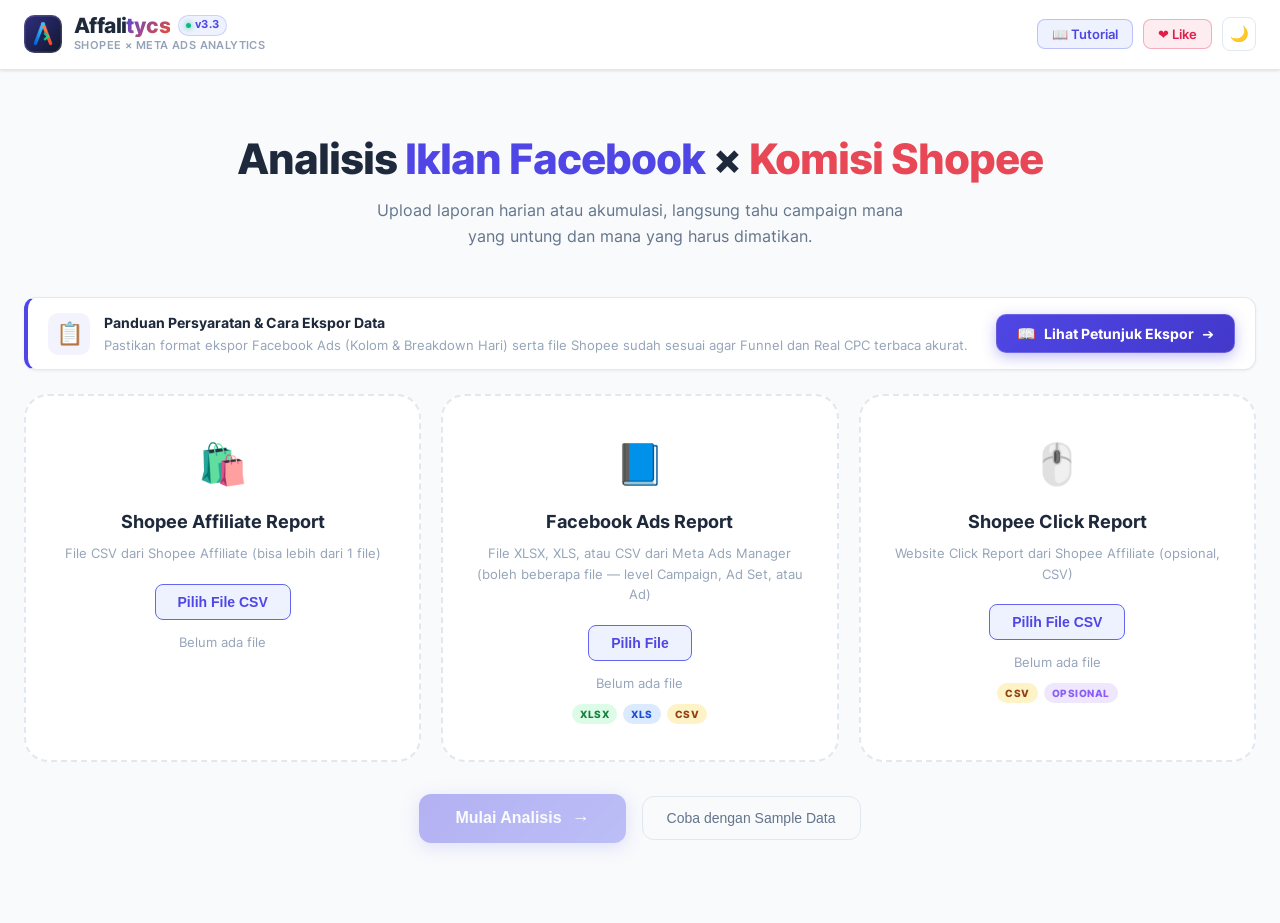
<file: index.html>
<!DOCTYPE html>
<html lang="id">
<head>
  <meta charset="UTF-8" />
  <meta name="viewport" content="width=device-width, initial-scale=1.0" />
  <title>Affalitycs — Shopee Affiliate × Facebook Ads Dashboard</title>
  <meta name="description" content="Tool analisis ROAS dan profitabilitas untuk Shopee Affiliate yang menggunakan Facebook Ads. Upload dua file, langsung dapat insight." />
  <link rel="icon" href="data:image/svg+xml,%3Csvg xmlns='http://www.w3.org/2000/svg' viewBox='0 0 40 40'%3E%3Crect width='40' height='40' rx='10' fill='%231e1b4b'/%3E%3Cpath d='M12 30L19.5 10.5' stroke='%2338bdf8' stroke-width='3.5' stroke-linecap='round'/%3E%3Cpath d='M20.5 10.5L28 30' stroke='%23ee4d2d' stroke-width='3.5' stroke-linecap='round'/%3E%3Cpath d='M15 22.5H25' stroke='%2310b981' stroke-width='3' stroke-linecap='round'/%3E%3Cpath d='M22.5 19.5L25.5 22.5L22.5 25.5' stroke='%2310b981' stroke-width='2.5' stroke-linecap='round' stroke-linejoin='round'/%3E%3Ccircle cx='20' cy='9.5' r='2' fill='%2338bdf8'/%3E%3C/svg%3E" />
  <link rel="stylesheet" href="style.css?v=20260904v" />
  <style>
    /* Critical Guide Banner & Button Fallback */
    .guide-banner {
      display: flex !important;
      align-items: center !important;
      justify-content: space-between !important;
      gap: 18px !important;
      background: var(--bg-card, #ffffff);
      border: 1px solid var(--border, #e2e8f0);
      border-left: 4px solid var(--primary, #4f46e5) !important;
      border-radius: 12px !important;
      padding: 14px 20px !important;
      margin-bottom: 24px !important;
      box-shadow: 0 1px 3px rgba(0,0,0,0.06);
    }
    .guide-banner-info {
      display: flex !important;
      align-items: center !important;
      gap: 14px !important;
      flex: 1 !important;
    }
    .guide-banner-icon {
      font-size: 22px !important;
      width: 42px !important;
      height: 42px !important;
      background: rgba(99, 102, 241, 0.08) !important;
      border-radius: 10px !important;
      display: flex !important;
      align-items: center !important;
      justify-content: center !important;
      flex-shrink: 0 !important;
    }
    .btn-guide {
      display: inline-flex !important;
      align-items: center !important;
      justify-content: center !important;
      gap: 8px !important;
      padding: 10px 20px !important;
      font-size: 13.5px !important;
      font-weight: 700 !important;
      font-family: inherit !important;
      color: #ffffff !important;
      background: linear-gradient(135deg, #4f46e5 0%, #4338ca 100%) !important;
      border: 1px solid rgba(255, 255, 255, 0.18) !important;
      border-radius: 10px !important;
      cursor: pointer !important;
      white-space: nowrap !important;
      box-shadow: 0 4px 14px rgba(79, 70, 229, 0.35) !important;
      transition: all 0.2s cubic-bezier(0.4, 0, 0.2, 1) !important;
      flex-shrink: 0 !important;
      text-decoration: none !important;
    }
    .btn-guide:hover {
      background: linear-gradient(135deg, #4338ca 0%, #3730a3 100%) !important;
      transform: translateY(-2px) !important;
      box-shadow: 0 6px 18px rgba(79, 70, 229, 0.45) !important;
    }
    .modal-header-top {
      display: flex !important;
      align-items: center !important;
      justify-content: space-between !important;
      gap: 16px !important;
      margin-bottom: 6px !important;
    }
    .modal-header-top h2 {
      margin-bottom: 0 !important;
      display: flex !important;
      align-items: center !important;
      gap: 8px !important;
      font-size: 20px !important;
      font-weight: 800 !important;
    }
    .modal-close {
      width: 34px !important;
      height: 34px !important;
      border-radius: 50% !important;
      border: 1px solid var(--border, #e2e8f0) !important;
      background: var(--bg-page, #f8fafc) !important;
      color: var(--text-secondary, #475569) !important;
      display: inline-flex !important;
      align-items: center !important;
      justify-content: center !important;
      cursor: pointer !important;
      transition: all 0.2s ease !important;
      outline: none !important;
      padding: 0 !important;
      line-height: 1 !important;
      flex-shrink: 0 !important;
      box-shadow: 0 1px 3px rgba(0,0,0,0.06) !important;
    }
    .modal-close svg {
      display: block !important;
      stroke: currentColor !important;
      transition: transform 0.2s ease !important;
    }
    .modal-close:hover {
      background: #fee2e2 !important;
      color: #ef4444 !important;
      border-color: #fca5a5 !important;
      transform: rotate(90deg) scale(1.08) !important;
    }
    .guide-card {
      background: var(--bg-card, #ffffff);
      border: 1px solid var(--border, #e2e8f0);
      border-radius: 12px;
      padding: 18px 20px;
      margin-bottom: 14px;
      box-shadow: 0 1px 3px rgba(0,0,0,0.04);
    }
    .guide-card-head {
      display: flex !important;
      align-items: center !important;
      justify-content: space-between !important;
      gap: 12px !important;
      margin-bottom: 10px !important;
    }
    .guide-badge {
      font-size: 14.5px !important;
      font-weight: 750 !important;
      color: var(--text-primary, #0f172a);
    }
    .guide-req {
      font-size: 10.5px !important;
      font-weight: 800 !important;
      padding: 3px 10px !important;
      border-radius: 6px !important;
      text-transform: uppercase !important;
    }
    .guide-req.wajib {
      background: rgba(239, 68, 68, 0.12) !important;
      color: #ef4444 !important;
      border: 1px solid rgba(239, 68, 68, 0.25) !important;
    }
    .guide-req.opsional {
      background: rgba(99, 102, 241, 0.12) !important;
      color: #6366f1 !important;
      border: 1px solid rgba(99, 102, 241, 0.25) !important;
    }
    .gtag {
      display: inline-flex !important;
      align-items: center !important;
      background: var(--bg-page, #f8fafc) !important;
      border: 1px solid var(--border, #e2e8f0) !important;
      color: var(--text-primary, #0f172a) !important;
      font-size: 11.5px !important;
      font-weight: 600 !important;
      font-family: monospace !important;
      padding: 3px 9px !important;
      border-radius: 6px !important;
    }
    .guide-tags {
      display: flex !important;
      flex-wrap: wrap !important;
      gap: 6px !important;
      margin-top: 8px !important;
    }
    .guide-modal-box {
      max-width: 760px !important;
      max-height: 88vh !important;
      border-radius: 18px !important;
      display: flex !important;
      flex-direction: column !important;
      overflow: hidden !important;
    }
    .guide-modal-content {
      flex: 1 1 auto !important;
      min-height: 0 !important;
      overflow-y: auto !important;
      padding: 20px 26px !important;
      -webkit-overflow-scrolling: touch !important;
    }
    .tutorial-modal-box {
      max-width: 800px !important;
      max-height: 88vh !important;
      border-radius: 18px !important;
      display: flex !important;
      flex-direction: column !important;
      overflow: hidden !important;
    }
    .tutorial-modal-content {
      flex: 1 1 auto !important;
      min-height: 0 !important;
      overflow-y: auto !important;
      padding: 22px 26px !important;
      -webkit-overflow-scrolling: touch !important;
    }
    .modal-header {
      flex-shrink: 0 !important;
    }
    .modal-actions {
      flex-shrink: 0 !important;
    }
  </style>
</head>
<body>
  <!-- HEADER -->
  <header class="site-header">
    <div class="container">
      <div class="logo">
        <div class="brand-mark">
          <svg class="brand-icon" viewBox="0 0 40 40" fill="none" xmlns="http://www.w3.org/2000/svg">
            <defs>
              <linearGradient id="bg-grad" x1="0%" y1="0%" x2="100%" y2="100%">
                <stop offset="0%" stop-color="#312e81" />
                <stop offset="100%" stop-color="#0f172a" />
              </linearGradient>
              <linearGradient id="fb-grad" x1="0%" y1="100%" x2="50%" y2="0%">
                <stop offset="0%" stop-color="#0064e0" />
                <stop offset="100%" stop-color="#38bdf8" />
              </linearGradient>
              <linearGradient id="shopee-grad" x1="50%" y1="0%" x2="100%" y2="100%">
                <stop offset="0%" stop-color="#ff7a45" />
                <stop offset="100%" stop-color="#ee4d2d" />
              </linearGradient>
              <linearGradient id="growth-grad" x1="0%" y1="0%" x2="100%" y2="0%">
                <stop offset="0%" stop-color="#10b981" />
                <stop offset="100%" stop-color="#34d399" />
              </linearGradient>
            </defs>
            <rect width="40" height="40" rx="11" fill="url(#bg-grad)" />
            <rect x="0.75" y="0.75" width="38.5" height="38.5" rx="10.25" stroke="rgba(255,255,255,0.15)" stroke-width="1.5" />
            <path d="M12 30L18.5 10C18.8 9 19.5 8.5 20 8.5C20.5 8.5 21.2 9 21.5 10L28 30" stroke="rgba(255,255,255,0.08)" stroke-width="3.5" stroke-linecap="round" />
            <path d="M12 30L19.5 10.5" stroke="url(#fb-grad)" stroke-width="3.5" stroke-linecap="round" />
            <path d="M20.5 10.5L28 30" stroke="url(#shopee-grad)" stroke-width="3.5" stroke-linecap="round" />
            <circle cx="20" cy="9.5" r="2.2" fill="#38bdf8" />
            <path d="M15 22.5H25" stroke="url(#growth-grad)" stroke-width="3" stroke-linecap="round" />
            <path d="M22 19.5L25.5 22.5L22 25.5" stroke="url(#growth-grad)" stroke-width="2.5" stroke-linecap="round" stroke-linejoin="round" />
          </svg>
        </div>
        <div class="logo-details">
          <div class="logo-brand-row">
            <span class="logo-text">Affali<span class="logo-accent">tycs</span></span>
            <span class="logo-badge">v3.3</span>
          </div>
          <span class="logo-subline">Shopee × Meta Ads Analytics</span>
        </div>
      </div>
      <div class="header-meta">
        <button type="button" class="btn-header-action btn-tutorial" onclick="openTutorialModal()" title="Tutorial & Panduan Penggunaan">📖 Tutorial</button>
        <button type="button" class="btn-header-action btn-like" onclick="openLikeModal()" title="Doa & Dukungan untuk Pembuat">❤️ Like</button>
        <button type="button" class="theme-toggle" id="theme-toggle" onclick="toggleTheme()" title="Ganti tema terang/gelap">🌙</button>
      </div>
    </div>
  </header>

  <!-- UPLOAD SECTION -->
  <section id="section-upload" class="section-upload">
    <div class="container">
      <div class="upload-hero">
        <h1>Analisis <span class="accent">Iklan Facebook</span> × <span class="accent2">Komisi Shopee</span></h1>
        <p class="upload-subtitle">Upload laporan harian atau akumulasi, langsung tahu campaign mana yang untung dan mana yang harus dimatikan.</p>
      </div>

      <!-- BANNER LANJUTKAN SESI -->
      <div id="resume-banner" class="resume-banner" style="display:none">
        <div class="resume-icon">💾</div>
        <div class="resume-text" id="resume-text"></div>
        <div class="resume-actions">
          <button class="btn-analyze" style="padding:9px 18px;font-size:14px" onclick="restoreSession()">Lanjutkan Sesi →</button>
          <button class="btn-demo" onclick="dismissResume()">Mulai Baru</button>
        </div>
      </div>

      <div class="guide-banner">
        <div class="guide-banner-info">
          <span class="guide-banner-icon">📋</span>
          <div>
            <strong>Panduan Persyaratan & Cara Ekspor Data</strong>
            <p>Pastikan format ekspor Facebook Ads (Kolom & Breakdown Hari) serta file Shopee sudah sesuai agar Funnel dan Real CPC terbaca akurat.</p>
          </div>
        </div>
        <button type="button" class="btn-guide" onclick="openGuideModal()">
          <span class="btn-guide-icon">📖</span>
          <span>Lihat Petunjuk Ekspor</span>
          <span class="btn-guide-arrow">➔</span>
        </button>
      </div>

      <div class="upload-grid">
        <!-- Shopee Affiliate CSV -->
        <div class="upload-card" id="drop-shopee">
          <div class="upload-icon">🛍️</div>
          <div class="upload-label">Shopee Affiliate Report</div>
          <div class="upload-hint">File CSV dari Shopee Affiliate (bisa lebih dari 1 file)</div>
          <input type="file" id="file-shopee" accept=".csv" multiple hidden />
          <button class="btn-upload" onclick="document.getElementById('file-shopee').click()">Pilih File CSV</button>
          <div class="upload-status" id="status-shopee">Belum ada file</div>
        </div>

        <!-- Facebook Ads XLSX / XLS / CSV -->
        <div class="upload-card" id="drop-fb">
          <div class="upload-icon">📘</div>
          <div class="upload-label">Facebook Ads Report</div>
          <div class="upload-hint">File XLSX, XLS, atau CSV dari Meta Ads Manager (boleh beberapa file — level Campaign, Ad Set, atau Ad)</div>
          <input type="file" id="file-fb" accept=".xlsx,.xls,.csv" multiple hidden />
          <button class="btn-upload" onclick="document.getElementById('file-fb').click()">Pilih File</button>
          <div class="upload-status" id="status-fb">Belum ada file</div>
          <div class="upload-format-tags">
            <span class="format-tag xlsx">XLSX</span>
            <span class="format-tag xls">XLS</span>
            <span class="format-tag csv">CSV</span>
          </div>
        </div>

        <!-- Shopee Website Click Report -->
        <div class="upload-card" id="drop-clicks">
          <div class="upload-icon">🖱️</div>
          <div class="upload-label">Shopee Click Report</div>
          <div class="upload-hint">Website Click Report dari Shopee Affiliate (opsional, CSV)</div>
          <input type="file" id="file-clicks" accept=".csv" multiple hidden />
          <button class="btn-upload" onclick="document.getElementById('file-clicks').click()">Pilih File CSV</button>
          <div class="upload-status" id="status-clicks">Belum ada file</div>
          <div class="upload-format-tags">
            <span class="format-tag csv">CSV</span>
            <span class="format-tag" style="background:rgba(139,92,246,0.15);color:#8b5cf6">OPSIONAL</span>
          </div>
        </div>
      </div>

      <div class="upload-actions">
        <button class="btn-analyze" id="btn-analyze" disabled onclick="runAnalysis()">
          <span>Mulai Analisis</span>
          <span class="btn-arrow">→</span>
        </button>
        <button class="btn-demo" onclick="loadDemoData()">Coba dengan Sample Data</button>
      </div>
    </div>
  </section>

  <!-- GUIDE MODAL -->
  <div id="guide-modal" class="modal-overlay" style="display:none" onclick="if(event.target===this)closeGuideModal()">
    <div class="modal-box guide-modal-box">
      <div class="modal-header">
        <div class="modal-header-top">
          <h2>📘 Panduan Persyaratan Data Affalitycs</h2>
          <button type="button" class="modal-close" onclick="closeGuideModal()" title="Tutup Panduan (Esc)" aria-label="Tutup Panduan">
            <svg width="15" height="15" viewBox="0 0 24 24" fill="none" stroke="currentColor" stroke-width="2.5" stroke-linecap="round" stroke-linejoin="round">
              <line x1="18" y1="6" x2="6" y2="18"></line>
              <line x1="6" y1="6" x2="18" y2="18"></line>
            </svg>
          </button>
        </div>
        <p>Ikuti checklist berikut saat mengunduh data agar semua metrik (Campaign, Ad Set, Ad, Real CPC, dan Kebocoran Trafik) terhitung otomatis.</p>
      </div>
      <div class="guide-modal-content">
        <!-- Section 1: Facebook Ads -->
        <div class="guide-card">
          <div class="guide-card-head">
            <span class="guide-badge fb">📘 1. Facebook Ads Report</span>
            <span class="guide-req wajib">WAJIB</span>
          </div>
          <div class="guide-source">📍 <strong>Sumber:</strong> Meta Ads Manager ➔ Tab <strong>Iklan (Ads)</strong></div>
          <ol class="guide-steps">
            <li>Masuk ke <strong>Meta Ads Manager</strong> lalu pastikan Anda berada di tab <strong>Iklan (Ads)</strong> (level ad, bukan campaign/adset).</li>
            <li>Buka menu dropdown <strong>Kolom (Columns)</strong> ➔ pilih <strong>Sesuaikan Kolom (Customize Columns)</strong>.</li>
            <li>Pastikan <strong>9 kolom wajib</strong> berikut dicentang:
              <div class="guide-tags">
                <span class="gtag">Campaign name</span>
                <span class="gtag">Ad set name</span>
                <span class="gtag">Ad name (Sub_ID)</span>
                <span class="gtag">Amount spent</span>
                <span class="gtag">Link clicks</span>
                <span class="gtag">Landing page views</span>
                <span class="gtag">Impressions</span>
                <span class="gtag">CPC</span>
                <span class="gtag">CTR</span>
              </div>
            </li>
            <li>Buka menu <strong>Rincian (Breakdown)</strong> ➔ <strong>Berdasarkan Waktu</strong> ➔ pilih <strong>Hari (Day)</strong> <em>(sangat disarankan agar data harian dan tren dapat dianalisis presisi)</em>.</li>
            <li>Klik tombol <strong>Ekspor</strong> di pojok kanan atas ➔ simpan dalam format <code>.xlsx</code> atau <code>.csv</code>.</li>
          </ol>
        </div>

        <!-- Section 2: Shopee Conversion Report -->
        <div class="guide-card">
          <div class="guide-card-head">
            <span class="guide-badge shopee">🛍️ 2. Shopee Affiliate Report (Komisi)</span>
            <span class="guide-req wajib">WAJIB</span>
          </div>
          <div class="guide-source">📍 <strong>Sumber:</strong> Portal Shopee Affiliate ➔ Menu <strong>Laporan Konversi</strong></div>
          <ol class="guide-steps">
            <li>Login ke portal <strong>Shopee Affiliate Program</strong> di web browser.</li>
            <li>Pilih menu <strong>Laporan</strong> ➔ <strong>Laporan Konversi</strong>.</li>
            <li>Tentukan <strong>rentang tanggal</strong> yang sama persis dengan periode iklan Facebook Ads Anda.</li>
            <li>Klik tombol <strong>Ekspor (.csv)</strong> dan unduh file hasil ekspor.</li>
            <li>
              <div class="guide-tip-box">
                💡 <strong>Kunci Pencocokan Otomatis:</strong> Saat men-generate link affiliate di Shopee, selalu sematkan kode identitas iklan pada kolom <strong>Sub_ID</strong> / <code>Tag_link1</code> atau <code>Tag_link3</code> (contoh: <code>cp01</code>, <code>gacoan02</code>). Affalitycs akan langsung mencocokkan biaya iklan FB dengan komisi Shopee tanpa perlu mapping manual!
              </div>
            </li>
          </ol>
        </div>

        <!-- Section 3: Shopee Click Report -->
        <div class="guide-card">
          <div class="guide-card-head">
            <span class="guide-badge clicks">🌐 3. Shopee Website Click Report</span>
            <span class="guide-req opsional">SANGAT DISARANKAN</span>
          </div>
          <div class="guide-source">📍 <strong>Sumber:</strong> Portal Shopee Affiliate ➔ Menu <strong>Laporan Klik Situs Web</strong></div>
          <ol class="guide-steps">
            <li>Di portal Shopee Affiliate, buka menu <strong>Laporan</strong> ➔ <strong>Laporan Klik Situs Web</strong>.</li>
            <li>Pilih rentang tanggal yang sama lalu klik <strong>Ekspor (.csv)</strong>.</li>
            <li>
              <div class="guide-feature-box">
                🎯 <strong>Mengapa File Ini Sangat Krusial?</strong>
                File ini mencatat berapa banyak pengunjung FB yang <em>benar-benar berhasil mendarat</em> di Shopee. Dengan mengunggah file ini, Affalitycs dapat membuka analisis <strong>Real CPC</strong> (biaya per pengunjung riil) dan mengukur <strong>% Kebocoran Trafik</strong> (klik yang hilang sebelum membuka Shopee).
              </div>
            </li>
          </ol>
        </div>
      </div>
      <div class="modal-actions">
        <button type="button" class="btn-primary" onclick="closeGuideModal()">Saya Mengerti, Tutup Panduan</button>
      </div>
    </div>
  </div>

  <!-- LIKE & SUPPORT MODAL -->
  <div id="like-modal" class="modal-overlay" style="display:none" onclick="if(event.target===this)closeLikeModal()">
    <div class="modal-box like-modal-box">
      <div class="like-modal-content">
        <div class="like-heart-icon">❤️</div>
        <h2>Terima Kasih Banyak!</h2>
        <p class="like-main-text">
          Jika tools <strong>Affalitycs</strong> ini bermanfaat untuk memantau performa iklan dan mengoptimalkan komisi Shopee Affiliate Anda, <strong>cukup doakan saja pembuat agar senantiasa diberikan kesehatan jasmani & rohani, keberkahan rezeki, serta kemudahan dalam berkarya.</strong>
        </p>
        <div class="like-prayer-quote">
          🤲 <em>"Semoga ikhtiar dan bisnis affiliate kita semua dilipatgandakan hasilnya serta membawa berkah berlimpah."</em>
        </div>
        <div class="like-modal-actions">
          <button type="button" class="btn-primary btn-prayer" onclick="submitPrayer()">Aamiin Ya Rabbal Alamin 🤲</button>
          <button type="button" class="btn-ghost" onclick="closeLikeModal()">Tutup</button>
        </div>
      </div>
    </div>
  </div>

  <!-- TUTORIAL MODAL -->
  <div id="tutorial-modal" class="modal-overlay" style="display:none" onclick="if(event.target===this)closeTutorialModal()">
    <div class="modal-box tutorial-modal-box">
      <div class="modal-header">
        <div class="modal-header-top">
          <h2>📖 Tutorial & Petunjuk Penggunaan Affalitycs</h2>
          <button type="button" class="modal-close" onclick="closeTutorialModal()" title="Tutup Tutorial (Esc)" aria-label="Tutup Tutorial">
            <svg width="15" height="15" viewBox="0 0 24 24" fill="none" stroke="currentColor" stroke-width="2.5" stroke-linecap="round" stroke-linejoin="round">
              <line x1="18" y1="6" x2="6" y2="18"></line>
              <line x1="6" y1="6" x2="18" y2="18"></line>
            </svg>
          </button>
        </div>
        <p>Panduan terstruktur mulai dari penyiapan file, pemahaman rasio kebocoran, hingga strategi pembacaan dashboard untuk memaksimalkan profit affiliate Anda.</p>
      </div>
      <div class="tutorial-modal-content">
        
        <!-- Tab Nav Tutorial -->
        <div class="tutorial-tabs">
          <button type="button" class="tut-tab-btn active" onclick="switchTutTab('tut-data', this)">📥 1. Siapkan File</button>
          <button type="button" class="tut-tab-btn" onclick="switchTutTab('tut-funnel', this)">🔍 2. Funnel & Bocor</button>
          <button type="button" class="tut-tab-btn" onclick="switchTutTab('tut-master', this)">📊 3. Master Decision</button>
          <button type="button" class="tut-tab-btn" onclick="switchTutTab('tut-features', this)">⚡ 4. Fitur Cepat</button>
        </div>

        <!-- Tab 1: Persiapan Data -->
        <div id="tut-data" class="tut-pane active">
          <div class="guide-card">
            <div class="guide-card-head">
              <span class="guide-badge fb">📘 1. Facebook Ads Report</span>
              <span class="guide-req wajib">WAJIB</span>
            </div>
            <div class="guide-source">📍 <strong>Sumber:</strong> Meta Ads Manager ➔ Tab <strong>Iklan (Ads)</strong></div>
            <ol class="guide-steps">
              <li>Masuk ke <strong>Meta Ads Manager</strong> lalu pastikan Anda berada di tab <strong>Iklan (Ads)</strong> (level ad, bukan campaign/adset).</li>
              <li>Buka menu dropdown <strong>Kolom (Columns)</strong> ➔ pilih <strong>Sesuaikan Kolom (Customize Columns)</strong>.</li>
              <li>Pastikan <strong>9 kolom wajib</strong> berikut dicentang:
                <div class="guide-tags">
                  <span class="gtag">Campaign name</span>
                  <span class="gtag">Ad set name</span>
                  <span class="gtag">Ad name (Sub_ID)</span>
                  <span class="gtag">Amount spent</span>
                  <span class="gtag">Link clicks</span>
                  <span class="gtag">Landing page views</span>
                  <span class="gtag">Impressions</span>
                  <span class="gtag">CPC</span>
                  <span class="gtag">CTR</span>
                </div>
              </li>
              <li>Buka menu <strong>Rincian (Breakdown)</strong> ➔ <strong>Berdasarkan Waktu</strong> ➔ pilih <strong>Hari (Day)</strong> <em>(sangat disarankan agar data harian dan tren dapat dianalisis presisi)</em>.</li>
              <li>Klik tombol <strong>Ekspor</strong> di pojok kanan atas ➔ simpan dalam format <code>.xlsx</code> atau <code>.csv</code>.</li>
            </ol>
          </div>

          <div class="guide-card">
            <div class="guide-card-head">
              <span class="guide-badge shopee">🛍️ 2. Shopee Affiliate Report (Komisi)</span>
              <span class="guide-req wajib">WAJIB</span>
            </div>
            <div class="guide-source">📍 <strong>Sumber:</strong> Portal Shopee Affiliate ➔ Menu <strong>Laporan Konversi</strong></div>
            <ol class="guide-steps">
              <li>Login ke portal <strong>Shopee Affiliate Program</strong> di web browser.</li>
              <li>Pilih menu <strong>Laporan</strong> ➔ <strong>Laporan Konversi</strong>.</li>
              <li>Tentukan <strong>rentang tanggal</strong> yang sama persis dengan periode iklan Facebook Ads Anda.</li>
              <li>Klik tombol <strong>Ekspor (.csv)</strong> dan unduh file hasil ekspor.</li>
              <li>
                <div class="guide-tip-box">
                  💡 <strong>Kunci Pencocokan Otomatis:</strong> Saat men-generate link affiliate di Shopee, selalu sematkan kode identitas iklan pada kolom <strong>Sub_ID</strong> / <code>Tag_link1</code> atau <code>Tag_link3</code> (contoh: <code>cp01</code>, <code>gacoan02</code>). Affalitycs akan langsung mencocokkan biaya iklan FB dengan komisi Shopee tanpa perlu mapping manual!
                </div>
              </li>
            </ol>
          </div>

          <div class="guide-card">
            <div class="guide-card-head">
              <span class="guide-badge clicks">🌐 3. Shopee Website Click Report</span>
              <span class="guide-req opsional">SANGAT DISARANKAN</span>
            </div>
            <div class="guide-source">📍 <strong>Sumber:</strong> Portal Shopee Affiliate ➔ Menu <strong>Laporan Klik Situs Web</strong></div>
            <ol class="guide-steps">
              <li>Di portal Shopee Affiliate, buka menu <strong>Laporan</strong> ➔ <strong>Laporan Klik Situs Web</strong>.</li>
              <li>Pilih rentang tanggal yang sama lalu klik <strong>Ekspor (.csv)</strong>.</li>
              <li>
                <div class="guide-feature-box">
                  🎯 <strong>Mengapa File Ini Sangat Krusial?</strong>
                  File ini mencatat berapa banyak pengunjung FB yang <em>benar-benar berhasil mendarat</em> di Shopee. Dengan mengunggah file ini, Affalitycs dapat membuka analisis <strong>Real CPC</strong> (biaya per pengunjung riil) dan mengukur <strong>% Kebocoran Trafik</strong> (klik yang hilang sebelum membuka Shopee).
                </div>
              </li>
            </ol>
          </div>
        </div>

        <!-- Tab 2: Funnel & Kebocoran -->
        <div id="tut-funnel" class="tut-pane" style="display:none;">
          <div class="guide-card">
            <div class="guide-section-title">
              <span class="section-icon">🔍</span>
              <div>
                <h4>Memahami Funnel Konversi 3-Tahap & Real CPC</h4>
                <p>Banyak pengiklan affiliate terjebak ilusi <strong>"CPC FB Murah"</strong> (misal Rp 100/klik), tetapi tidak menyadari banyak klik yang gagal memuat tautan Shopee.</p>
              </div>
            </div>

            <div class="tut-funnel-step">
              <div class="tut-funnel-num step-1">1</div>
              <div class="tut-funnel-info">
                <strong>Tahap 1: Klik Iklan Facebook (Outbound Clicks)</strong>
                <p>Jumlah klik tautan yang tercatat di sistem Meta Ads ketika audiens tertarik dan menekan iklan Anda di Facebook atau Instagram.</p>
              </div>
            </div>

            <div class="tut-leak-callout">
              <div class="leak-header">
                <span class="leak-icon">⚠️</span>
                <strong>KEBOCORAN TRAFIK (% BOCOR) — PENGUNJUNG MENTAL DI JALAN</strong>
              </div>
              <p>Selisih antara Klik FB dan Klik yang benar-benar tercatat di Shopee. Kebocoran terjadi akibat loading lambat, koneksi pengguna terputus, kegagalan deep-link pembuka aplikasi Shopee, atau pengguna membatalkan browser sebelum produk tampil.</p>
              <div class="leak-formula">
                <code>% Kebocoran = ((Klik Iklan FB - Klik Shopee) ÷ Klik Iklan FB) × 100%</code>
              </div>
            </div>

            <div class="tut-funnel-step">
              <div class="tut-funnel-num step-2">2</div>
              <div class="tut-funnel-info">
                <strong>Tahap 2: Klik Sampai Shopee (Inbound Clicks) & Real CPC</strong>
                <p>Jumlah pengunjung nyata yang berhasil mendarat di toko atau halaman produk Shopee Anda. Di tahap inilah biaya riil per calon pembeli dihitung:</p>
                <div class="formula-chip">
                  <strong>Real CPC = Total Biaya Iklan (Spend) ÷ Klik Riil Shopee</strong>
                </div>
                <div class="tut-example-box">
                  💡 <em>Simulasi:</em> Jika Anda menghabiskan Rp 100.000 untuk 1.000 Klik FB (CPC FB = Rp 100), namun hanya 500 klik yang sampai ke Shopee (Kebocoran 50%), maka <strong>Real CPC Anda sebenarnya adalah Rp 200 per calon pembeli</strong> (2x lipat lebih mahal!).
                </div>
              </div>
            </div>

            <div class="tut-funnel-step">
              <div class="tut-funnel-num step-3">3</div>
              <div class="tut-funnel-info">
                <strong>Tahap 3: Pesanan Valid (Orders) & Shopee CVR</strong>
                <p>Pengunjung yang memutuskan membeli produk dan transaksinya berhasil diverifikasi oleh Shopee hingga menghasilkan komisi affiliate.</p>
                <div class="formula-chip">
                  <strong>Shopee CVR = (Total Pesanan ÷ Klik Riil Shopee) × 100%</strong>
                </div>
              </div>
            </div>
          </div>
        </div>

        <!-- Tab 3: Master Decision Table -->
        <div id="tut-master" class="tut-pane" style="display:none;">
          <div class="guide-card">
            <div class="guide-section-title">
              <span class="section-icon">📊</span>
              <div>
                <h4>Strategi Pengambilan Keputusan (Master Decision Table)</h4>
                <p>Master Decision Table menyatukan performa Facebook Ads dan Shopee Affiliate dalam satu baris per campaign/ad. Gunakan aturan lampu lalu lintas (Traffic Light System) berikut untuk mengevaluasi efektivitas iklan Anda:</p>
              </div>
            </div>

            <div class="tut-roas-grid">
              <div class="roas-card roas-green">
                <div class="roas-card-header">
                  <span class="roas-badge green">🟢 ROAS ≥ 2.0x</span>
                  <strong>Sangat Profit (Scale Up)</strong>
                </div>
                <p>Komisi yang didapat minimal 2x lipat dari total modal biaya iklan.</p>
                <div class="roas-action">
                  <strong>Aksi Rekomendasi:</strong>
                  <ul>
                    <li>Naikkan budget harian secara bertahap (10% - 20% per hari) agar tidak merusak learning phase.</li>
                    <li>Duplikat ad set pemenang ke audiens baru (Lookalike atau broad target).</li>
                  </ul>
                </div>
              </div>

              <div class="roas-card roas-yellow">
                <div class="roas-card-header">
                  <span class="roas-badge yellow">🟡 ROAS 1.0x – 2.0x</span>
                  <strong>Break-Even / Profit Tipis (Optimasi)</strong>
                </div>
                <p>Iklan masih menghasilkan keuntungan tipis atau balik modal.</p>
                <div class="roas-action">
                  <strong>Aksi Rekomendasi:</strong>
                  <ul>
                    <li>Periksa % Kebocoran link di funnel; jika >30%, perbaiki deep link atau gunakan landing page perantara yang ringan.</li>
                    <li>Uji hook video/gambar baru (3 detik pertama) untuk menekan CPC FB lebih murah.</li>
                  </ul>
                </div>
              </div>

              <div class="roas-card roas-red">
                <div class="roas-card-header">
                  <span class="roas-badge red">🔴 ROAS &lt; 1.0x</span>
                  <strong>Rugi (Evaluasi & Cut Loss)</strong>
                </div>
                <p>Biaya iklan lebih besar daripada komisi affiliate yang diperoleh.</p>
                <div class="roas-action">
                  <strong>Aksi Rekomendasi:</strong>
                  <ul>
                    <li>Jika biaya iklan sudah melampaui 1x - 2x target CPO tanpa menghasilkan konversi, segera <strong>matikan (pause) iklan</strong>.</li>
                    <li>Ganti penawaran dengan produk komisi ekstra (Shopee Xtra Commission) yang bermargin lebih tinggi.</li>
                  </ul>
                </div>
              </div>
            </div>

            <div class="tut-table-features">
              <h5>Fitur Cerdas Master Table:</h5>
              <ul class="tut-checklist">
                <li><strong>Kolom Sticky (Nama Campaign):</strong> Kolom nama campaign tetap terkunci di sebelah kiri saat Anda menggeser tabel ke samping kanan.</li>
                <li><strong>Default Urutan Biaya Terbesar:</strong> Iklan dengan biaya tertinggi otomatis berada di paling atas karena memiliki risiko modal terbesar.</li>
                <li><strong>Alur Funnel Alami (Kiri ke Kanan):</strong> Spend ➔ Klik FB ➔ Klik Shopee ➔ % Bocor ➔ Orders ➔ CPC FB ➔ Real CPC ➔ CPO ➔ Komisi ➔ Profit ➔ ROAS.</li>
              </ul>
            </div>
          </div>
        </div>

        <!-- Tab 4: Fitur Cepat -->
        <div id="tut-features" class="tut-pane" style="display:none;">
          <div class="guide-card">
            <div class="guide-section-title">
              <span class="section-icon">⚡</span>
              <div>
                <h4>Fitur Cepat untuk Efisiensi Optimasi Harian</h4>
                <p>Maksimalkan waktu Anda dengan berbagai shortcut dan alat bantu otomatis di Affalitycs:</p>
              </div>
            </div>

            <div class="tut-feature-grid">
              <div class="tut-feature-item">
                <strong><span>🎯</span> Drill-Down Campaign ➔ Produk</strong>
                <p>Klik nama campaign pada kolom pertama Master Table (misal <code>cp03 ↗</code>). Layar otomatis menggulir ke Tabel Produk dan menyaring produk-produk yang dibeli melalui campaign tersebut.</p>
              </div>
              <div class="tut-feature-item">
                <strong><span>📋</span> Salin Ringkasan WhatsApp (1-Klik)</strong>
                <p>Klik tombol <em>Salin Ringkasan</em> di bar atas. Laporan performa harian berformat emoji profesional langsung tersalin ke clipboard, siap dikirimkan ke tim, klien, atau grup ads Anda.</p>
              </div>
              <div class="tut-feature-item">
                <strong><span>⚙️</span> Custom Pajak / Fee Akun (%)</strong>
                <p>Jika menggunakan agency ad account (fee 3-7%) atau terkena PPN 11%, ketikkan persentasenya di input bar. Seluruh spend, profit bersih, dan ROAS akan terhitung ulang secara instan.</p>
              </div>
              <div class="tut-feature-item">
                <strong><span>🕒</span> Golden Hours (Jam Emas Konversi)</strong>
                <p>Grafik distribusi jam (00:00 - 23:00 WIB) menunjukkan jam-jam spesifik di mana calon pembeli paling banyak checkout. Sangat bermanfaat untuk strategi <em>Dayparting</em> iklan.</p>
              </div>
              <div class="tut-feature-item">
                <strong><span>💾</span> Backup & Restore Riwayat JSON</strong>
                <p>Ekspor sesi analisis ke file <code>.json</code> melalui menu titik tiga (⋮). Anda dapat membuka kembali laporan kapan saja tanpa perlu mencari dan mengunggah ulang file mentah.</p>
              </div>
              <div class="tut-feature-item">
                <strong><span>🌗</span> Mode Gelap (Dark Mode)</strong>
                <p>Bekerja larut malam menganalisis data? Aktifkan dark mode di pojok kanan atas untuk kenyamanan mata dan visual kontras tinggi.</p>
              </div>
            </div>
          </div>
        </div>

      </div>
      <div class="modal-actions">
        <button type="button" class="btn-primary" onclick="closeTutorialModal()">Saya Mengerti, Tutup Tutorial</button>
      </div>
    </div>
  </div>

  <!-- MAPPING MODAL -->
  <div id="mapping-modal" class="modal-overlay" style="display:none" onclick="if(event.target===this)skipMapping()">
    <div class="modal-box">
      <div class="modal-header">
        <div class="modal-header-top">
          <h2>🔗 Hubungkan Tag Shopee & Iklan Facebook (Mapping)</h2>
          <button type="button" class="modal-close" onclick="skipMapping()" title="Tutup (Esc)" aria-label="Tutup Mapping">
            <svg width="15" height="15" viewBox="0 0 24 24" fill="none" stroke="currentColor" stroke-width="2.5" stroke-linecap="round" stroke-linejoin="round">
              <line x1="18" y1="6" x2="6" y2="18"></line>
              <line x1="6" y1="6" x2="18" y2="18"></line>
            </svg>
          </button>
        </div>
        <p>Beberapa Tag dari Shopee (<code>Tag_link1</code> / <code>Tag_link3</code>) tidak cocok otomatis dengan nama di Facebook Ads. Tentukan pasangannya di bawah ini agar <strong>Spend & Komisi</strong> terhubung, atau klik <strong>Lewati</strong> jika tag tersebut adalah traffic organik.</p>
      </div>
      <div id="mapping-rows" class="mapping-rows"></div>
      <div class="modal-actions">
        <button class="btn-secondary" onclick="skipMapping()">Lewati (Gunakan Tag Apa Adanya)</button>
        <button class="btn-primary" onclick="applyMapping()">Terapkan Mapping →</button>
      </div>
    </div>
  </div>

  <!-- DASHBOARD -->
  <section id="section-dashboard" class="section-dashboard" style="display:none">
    <div class="container">

      <!-- Control Bar -->
      <div class="filter-bar">
        <div class="filter-group">
          <!-- 1. Range Picker Tanggal -->
          <div class="range-wrap">
            <button type="button" class="range-btn" id="range-btn" onclick="toggleRangePicker(event)" title="Pilih rentang tanggal data untuk dianalisis">📅 Semua tanggal</button>
            <div class="range-panel" id="range-panel" style="display:none"></div>
          </div>

          <!-- 2. Input Pajak / Fee Kustom -->
          <div class="tax-fee-wrap" title="Tambahan biaya iklan (misal: PPN 11%, sewa akun agency, fee payment, dll.)">
            <span class="tax-fee-label">➕ Pajak / Fee:</span>
            <div class="tax-fee-input-box">
              <input type="number" id="tax-fee-input" min="0" max="100" step="0.5" value="0" placeholder="0" oninput="applyFilters()" />
              <span class="tax-fee-pct">%</span>
            </div>
          </div>

          <!-- 3. Toggle Order Valid Saja -->
          <label class="valid-orders-wrap" title="Order berstatus Belum Dibayar / Dibatalkan / Dikembalikan tidak dihitung sebagai pesanan">
            <input type="checkbox" id="valid-orders-toggle" checked onchange="applyFilters()" />
            <span>Order valid saja</span>
          </label>

          <!-- 4. Tombol Reset Filter Cepat -->
          <button type="button" class="btn-reset-filter" onclick="resetFilters()" title="Reset semua filter tanggal dan fee ke default">↺ Reset</button>

          <!-- Hidden Date Inputs (Sumber Kebenaran Filter) -->
          <input type="date" id="filter-start" style="display:none" />
          <input type="date" id="filter-end" style="display:none" />
        </div>

        <div class="filter-actions">
          <button class="btn-ghost btn-copy-wa" onclick="copyWaSummary()" title="Salin ringkasan laporan ke format WhatsApp / Catatan">📋 Salin Ringkasan (WA)</button>
          <button class="btn-ghost danger" onclick="resetAll()" title="Kembali ke halaman upload dan ganti file">↩️ Upload Ulang</button>

          <!-- Dropdown Tindakan Tambahan (Lainnya) di pinggir -->
          <div class="dropdown-wrap" id="dropdown-more-wrap">
            <button type="button" class="btn-ghost dropdown-trigger" onclick="toggleMoreMenu(event)" title="Menu tindakan tambahan">⋯ Lainnya ▾</button>
            <div class="dropdown-menu" id="dropdown-more-menu" style="display:none;">
              <button type="button" class="dropdown-item" onclick="exportExcel(); closeMoreMenu();" title="Unduh laporan lengkap dalam format Excel .xlsx">
                <span>📗</span> Ekspor ke Excel (.xlsx)
              </button>
              <button type="button" class="dropdown-item" onclick="openMapping(); closeMoreMenu();">
                <span>⚙️</span> Hubungkan Tag (Mapping)
              </button>
              <button type="button" class="dropdown-item" onclick="window.print(); closeMoreMenu();">
                <span>🖨️</span> Cetak / Simpan PDF
              </button>
              <div class="dropdown-divider"></div>
              <button type="button" class="dropdown-item" onclick="backupData(); closeMoreMenu();">
                <span>💾</span> Backup Data (.json)
              </button>
              <button type="button" class="dropdown-item" onclick="document.getElementById('restore-file').click(); closeMoreMenu();">
                <span>📂</span> Restore Data (.json)
              </button>
            </div>
          </div>

          <input type="file" id="restore-file" accept=".json,application/json" style="display:none" onchange="if (this.files[0]) restoreData(this.files[0]); this.value='';" />
        </div>
      </div>

      <!-- SANITY WARNINGS -->
      <div id="sanity-warnings" class="sanity-warnings" style="display:none"></div>

      <!-- SMART REPORT -->
      <div id="smart-report" class="smart-report" style="display:none"></div>

      <!-- KPI CARDS -->
      <div class="kpi-grid" id="kpi-grid"></div>

      <!-- SECTION JUMP NAV -->
      <nav class="section-nav" id="section-nav">
        <a href="#sec-campaign" class="nav-pill active" onclick="scrollToSection('sec-campaign', event)">🎯 Evaluasi Campaign & Funnel</a>
        <a href="#sec-product" class="nav-pill" onclick="scrollToSection('sec-product', event)">📦 Detail Produk Terjual</a>
        <a href="#sec-trend" class="nav-pill" onclick="scrollToSection('sec-trend', event)">🕒 Jam Emas & Tren Waktu</a>
      </nav>

      <!-- SECTION 1: KEPUTUSAN CAMPAIGN & FUNNEL -->
      <section id="sec-campaign" class="dashboard-section">
        <!-- Funnel Kebocoran 3-Tahap -->
        <div class="chart-row">
          <div class="chart-card wide">
            <div class="chart-title">🔍 Funnel Konversi Trafik: Klik Iklan FB ➔ Sampai Shopee ➔ Order
              <span class="chart-hint">(Pantau efisiensi alur: kebocoran link teknis vs konversi belanja riil di toko)</span>
            </div>
            <div id="click-loss-summary" class="click-loss-summary" style="display:none"></div>
            <div class="chart-wrap" id="chart-click-loss" style="margin-top:16px;"></div>
          </div>
        </div>

        <!-- Master Decision Table -->
        <div class="table-card">
          <div class="table-header">
            <div class="table-title">📊 Evaluasi Performa Campaign & Iklan</div>
            <input type="text" class="table-search" placeholder="Cari campaign, ad set, atau tag..." id="search-campaign" oninput="filterCampaignTable()" />
          </div>
          <div class="table-wrap">
            <table id="tbl-campaign">
              <thead>
                <tr>
                  <th onclick="sortTable('tbl-campaign',0)">Campaign ↕</th>
                  <th onclick="sortTable('tbl-campaign',1)">Ad Set ↕</th>
                  <th onclick="sortTable('tbl-campaign',2)">Ad / Tag ↕</th>
                  <th onclick="sortTable('tbl-campaign',3)">Spend (Rp) ↕</th>
                  <th onclick="sortTable('tbl-campaign',4)">Klik FB ↕</th>
                  <th onclick="sortTable('tbl-campaign',5)" title="Jumlah klik tercatat mendarat di Shopee (dari Shopee Click Report atau Landing Page Views)">Klik Shopee ↕</th>
                  <th onclick="sortTable('tbl-campaign',6)" title="Persentase klik iklan yang hilang sebelum sampai ke Shopee">% Bocor ↕</th>
                  <th onclick="sortTable('tbl-campaign',7)">Orders ↕</th>
                  <th onclick="sortTable('tbl-campaign',8)" title="Biaya per link click di FB Ads">CPC FB ↕</th>
                  <th onclick="sortTable('tbl-campaign',9)" title="Biaya riil per pengunjung yang berhasil sampai di Shopee (Spend ÷ Klik Shopee)">Real CPC ↕</th>
                  <th onclick="sortTable('tbl-campaign',10)" title="Cost per Order (Spend ÷ Orders)">CPO (Rp) ↕</th>
                  <th onclick="sortTable('tbl-campaign',11)">Komisi (Rp) ↕</th>
                  <th onclick="sortTable('tbl-campaign',12)">Profit (Rp) ↕</th>
                  <th onclick="sortTable('tbl-campaign',13)">ROAS ↕</th>
                  <th>Status</th>
                </tr>
              </thead>
              <tbody id="tbody-campaign"></tbody>
              <tfoot id="tfoot-campaign"></tfoot>
            </table>
          </div>
        </div>
      </section>

      <!-- SECTION 2: DETAIL PRODUK TERJUAL -->
      <section id="sec-product" class="dashboard-section">
        <div class="table-card">
          <div class="table-header">
            <div style="display:flex;align-items:center;gap:10px;flex-wrap:wrap;">
              <div class="table-title">📦 Detail per Produk</div>
              <div id="product-filter-chip" style="display:none;" class="filter-chip">
                <span>Filter: <strong id="product-filter-name">-</strong></span>
                <button type="button" onclick="clearProductCampaignFilter()" title="Hapus filter">✕</button>
              </div>
            </div>
            <input type="text" class="table-search" placeholder="Cari produk..." id="search-product" oninput="filterProductTable()" />
          </div>
          <div class="product-table-hint" style="font-size:12px;color:var(--text-muted);margin:0 0 10px 4px;">
            ℹ️ <em>Satu checkout (pesanan) dapat berisi lebih dari satu barang. Baris <strong>TOTAL</strong> di bawah menghitung pesanan unik riil yang cocok dengan kartu KPI.</em>
          </div>
          <div class="table-wrap">
            <table id="tbl-product">
              <thead>
                <tr>
                  <th onclick="sortTable('tbl-product',0)">Nama Produk ↕</th>
                  <th onclick="sortTable('tbl-product',1)">Kategori ↕</th>
                  <th onclick="sortTable('tbl-product',2)">Terjual (Qty) ↕</th>
                  <th onclick="sortTable('tbl-product',3)">Pesanan ↕</th>
                  <th onclick="sortTable('tbl-product',4)">Total GMV (Rp) ↕</th>
                  <th onclick="sortTable('tbl-product',5)">Komisi (Rp) ↕</th>
                  <th onclick="sortTable('tbl-product',6)">Campaign</th>
                </tr>
              </thead>
              <tbody id="tbody-product"></tbody>
              <tfoot id="tfoot-product"></tfoot>
            </table>
          </div>
        </div>

        <!-- Perbandingan ROAS per Campaign dipindahkan ke bawah tabel produk agar tidak melangkahi drill-down -->
        <div class="chart-row" style="margin-top:20px;">
          <div class="chart-card wide">
            <div class="chart-title">📊 Perbandingan ROAS per Campaign <span class="chart-hint">(Komisi / Biaya Iklan)</span></div>
            <div class="chart-wrap" id="chart-roas"></div>
          </div>
        </div>
      </section>

      <!-- SECTION 3: TREN & WAKTU (GOLDEN HOURS) -->
      <section id="sec-trend" class="dashboard-section">
        <!-- Golden Hours: Jam Klik vs Order -->
        <div class="chart-row">
          <div class="chart-card wide">
            <div class="chart-title">🕒 Jam Emas: Distribusi Klik vs Order (00 - 23 WIB)
              <span class="chart-hint">(Waktu klik pengunjung vs waktu pesanan checkout)</span>
            </div>
            <div class="chart-wrap" id="chart-hours"></div>
          </div>
        </div>

        <!-- Orders & Komisi Tren Harian -->
        <div class="chart-row">
          <div class="chart-card">
            <div class="chart-title">Orders per Hari <span class="chart-hint">(per Campaign)</span></div>
            <div class="chart-wrap" id="chart-trend-orders"></div>
          </div>
          <div class="chart-card">
            <div class="chart-title">Komisi Kumulatif per Hari <span class="chart-hint">(Rp)</span></div>
            <div class="chart-wrap" id="chart-trend-komisi"></div>
          </div>
        </div>

        <!-- Diagnostik Trafik: Negara -->
        <div class="chart-row">
          <div class="chart-card wide">
            <div class="chart-title">🌍 Klik per Negara <span class="chart-hint">(dari Shopee Click Report, top 10)</span></div>
            <div class="chart-wrap" id="chart-geo"></div>
          </div>
        </div>

        <div class="chart-row">
          <div class="chart-card wide">
            <div class="chart-title">📈 Perjalanan ROAS <span class="chart-hint">(dari riwayat analisis tersimpan di browser ini)</span>
              <button class="btn-ghost" style="font-size:11px;padding:3px 9px" onclick="clearHistory()">🗑️ Hapus Riwayat</button>
            </div>
            <div class="chart-wrap" id="chart-history-roas"></div>
          </div>
        </div>
      </section>

    </div>
  </section>

  <!-- CUSTOM CONFIRMATION & ALERT MODAL -->
  <div id="confirm-modal" class="confirm-modal-overlay" style="display:none">
    <div class="confirm-modal-box">
      <div class="confirm-icon-wrapper is-danger" id="confirm-icon-wrap">
        <span id="confirm-modal-icon" class="confirm-icon">⚠️</span>
      </div>
      <h3 id="confirm-modal-title" class="confirm-title">Konfirmasi Tindakan</h3>
      <p id="confirm-modal-message" class="confirm-message">Apakah Anda yakin ingin melanjutkan?</p>
      <div class="confirm-modal-actions">
        <button type="button" id="confirm-btn-cancel" class="btn-confirm-cancel">Batal</button>
        <button type="button" id="confirm-btn-ok" class="btn-confirm-ok btn-danger">Ya, Lanjutkan</button>
      </div>
    </div>
  </div>

  <!-- LOADING OVERLAY -->
  <div id="loading-overlay" style="display:none" class="loading-overlay">
    <div class="loading-box">
      <div class="loading-spinner"></div>
      <div class="loading-text" id="loading-text">Memproses data...</div>
    </div>
  </div>

  <!-- SCRIPTS (semua lokal — aplikasi jalan 100% offline) -->
  <script src="vendor/chart.umd.min.js"></script>
  <script src="vendor/chartjs-plugin-datalabels.min.js"></script>
  <script src="vendor/xlsx.full.min.js"></script>
  <script src="parsers.js?v=20260904w"></script>
  <script src="app.js?v=20260904w"></script>
</body>
</html>
</file>
<file: style.css>
/* ============================================
   AFFALITYCS — CSS Design System (Light + Dark)
   Font Inter variabel — file lokal, offline
   ============================================ */

@font-face {
  font-family: 'Inter';
  src: url('vendor/inter-latin-wght-normal.woff2') format('woff2-variations');
  font-weight: 100 900;
  font-style: normal;
  font-display: swap;
}

/* ── DARK THEME ── */
:root[data-theme="dark"] {
  --bg-page: #0f172a;
  --bg-card: #1e293b;
  --bg-header: #16213a;
  --text-primary: #e2e8f0;
  --text-secondary: #94a3b8;
  --text-muted: #64748b;
  --border: #334155;
  --border-light: #26334a;
  --primary-ultra-light: rgba(99, 102, 241, 0.14);
  --shadow-sm: none;
  --shadow-md: 0 4px 16px rgba(0, 0, 0, 0.35);
  --shadow-lg: 0 10px 40px rgba(0, 0, 0, 0.5);
}
:root[data-theme="dark"] body { background: var(--bg-page); }
:root[data-theme="dark"] .sanity-warn { background: rgba(245, 158, 11, 0.1); border-color: rgba(245, 158, 11, 0.35); color: #fbbf24; }
:root[data-theme="dark"] .sanity-info { background: rgba(59, 130, 246, 0.1); border-color: rgba(59, 130, 246, 0.35); color: #93c5fd; }
:root[data-theme="dark"] .badge-gray { background: rgba(148, 163, 184, 0.15); color: #94a3b8; }
:root[data-theme="dark"] .kpi-badge.neu { background: rgba(148, 163, 184, 0.15); color: #94a3b8; }
:root[data-theme="dark"] .action-nodata { background: rgba(148, 163, 184, 0.12); color: #94a3b8; }
:root[data-theme="dark"] .cl-card,
:root[data-theme="dark"] .sr-item { background: rgba(15, 23, 42, 0.55); }
:root[data-theme="dark"] .table-wrap { background: transparent; }
:root[data-theme="dark"] .btn-export { background: transparent; }
:root[data-theme="dark"] .chart-empty { color: var(--text-muted); }
:root[data-theme="dark"] .guide-banner { background: var(--bg-card); border-color: var(--border); }
:root[data-theme="dark"] .guide-banner-icon { background: rgba(99, 102, 241, 0.2); }

:root {
  --primary: #4f46e5;
  --primary-light: #6366f1;
  --primary-ultra-light: #eef2ff;
  --accent-orange: #f97316;
  --accent-green: #10b981;
  --accent-red: #ef4444;
  --accent-yellow: #f59e0b;
  --accent-blue: #3b82f6;

  --bg-page: #f8fafc;
  --bg-card: #ffffff;
  --bg-header: #ffffff;

  --text-primary: #1e293b;
  --text-secondary: #64748b;
  --text-muted: #94a3b8;
  --text-white: #ffffff;

  --border: #e2e8f0;
  --border-light: #f1f5f9;
  --shadow-sm: 0 1px 3px rgba(0,0,0,0.08), 0 1px 2px rgba(0,0,0,0.04);
  --shadow-md: 0 4px 16px rgba(0,0,0,0.08), 0 2px 6px rgba(0,0,0,0.04);
  --shadow-lg: 0 10px 40px rgba(0,0,0,0.10);

  --radius-sm: 8px;
  --radius-md: 12px;
  --radius-lg: 16px;
  --radius-xl: 24px;

  --font: 'Inter', system-ui, -apple-system, sans-serif;
}

*, *::before, *::after { box-sizing: border-box; margin: 0; padding: 0; }

html { scroll-behavior: smooth; }

body {
  font-family: var(--font);
  background: var(--bg-page);
  color: var(--text-primary);
  min-height: 100vh;
  line-height: 1.6;
}

/* ── CONTAINER ── */
.container {
  max-width: 1280px;
  margin: 0 auto;
  padding: 0 24px;
}

/* ── HEADER ── */
.site-header {
  background: var(--bg-header);
  border-bottom: 1px solid var(--border);
  padding: 14px 0;
  position: sticky;
  top: 0;
  z-index: 100;
  box-shadow: var(--shadow-sm);
}
.site-header .container {
  display: flex;
  align-items: center;
  justify-content: space-between;
}
.logo {
  display: flex;
  align-items: center;
  gap: 12px;
  text-decoration: none;
  cursor: default;
}
.brand-mark {
  width: 38px;
  height: 38px;
  display: flex;
  align-items: center;
  justify-content: center;
  flex-shrink: 0;
  transition: transform 0.2s ease, filter 0.2s ease;
}
.logo:hover .brand-mark {
  transform: scale(1.05);
  filter: drop-shadow(0 4px 12px rgba(99, 102, 241, 0.35));
}
.brand-icon {
  width: 100%;
  height: 100%;
  display: block;
}
.logo-details {
  display: flex;
  flex-direction: column;
  gap: 1px;
}
.logo-brand-row {
  display: flex;
  align-items: center;
  gap: 8px;
}
.logo-text {
  font-size: 21px;
  font-weight: 800;
  color: var(--text-primary);
  letter-spacing: -0.6px;
  line-height: 1.1;
  display: inline-flex;
}
.logo-accent {
  background: linear-gradient(135deg, #4f46e5 0%, #ee4d2d 100%);
  -webkit-background-clip: text;
  -webkit-text-fill-color: transparent;
}
.logo-badge {
  background: var(--primary-ultra-light);
  color: var(--primary);
  border: 1px solid rgba(79, 70, 229, 0.2);
  font-size: 10.5px;
  font-weight: 700;
  padding: 1px 7px;
  border-radius: 999px;
  letter-spacing: 0.3px;
  display: inline-flex;
  align-items: center;
  gap: 4px;
}
.logo-badge::before {
  content: '';
  width: 5px;
  height: 5px;
  border-radius: 50%;
  background: #10b981;
  display: inline-block;
  box-shadow: 0 0 6px #10b981;
}
:root[data-theme="dark"] .logo-badge {
  background: rgba(79, 70, 229, 0.2);
  color: #a5b4fc;
  border-color: rgba(99, 102, 241, 0.35);
}
.logo-subline {
  font-size: 10.5px;
  font-weight: 600;
  color: var(--text-muted);
  letter-spacing: 0.04em;
  text-transform: uppercase;
}

/* ── UPLOAD SECTION ── */
.section-upload {
  padding: 64px 0 80px;
}
.upload-hero {
  text-align: center;
  margin-bottom: 48px;
}
.upload-hero h1 {
  font-size: clamp(28px, 4vw, 42px);
  font-weight: 800;
  line-height: 1.2;
  color: var(--text-primary);
  margin-bottom: 14px;
  letter-spacing: -1px;
}
.accent { color: var(--primary); }
.accent2 { color: #e84855; }
.upload-subtitle {
  font-size: 16px;
  color: var(--text-secondary);
  max-width: 560px;
  margin: 0 auto;
}

/* ── GUIDE BANNER ── */
.guide-banner {
  display: flex;
  align-items: center;
  justify-content: space-between;
  gap: 18px;
  background: var(--bg-card);
  border: 1px solid var(--border);
  border-left: 4px solid var(--primary);
  border-radius: var(--radius-lg);
  padding: 14px 20px;
  margin-bottom: 24px;
  box-shadow: var(--shadow-sm);
  transition: all 0.2s ease;
}
.guide-banner:hover {
  border-color: var(--primary-light);
  box-shadow: 0 4px 12px rgba(99, 102, 241, 0.08);
}
.guide-banner-info {
  display: flex;
  align-items: center;
  gap: 14px;
  flex: 1;
}
.guide-banner-icon {
  font-size: 22px;
  width: 42px;
  height: 42px;
  background: rgba(99, 102, 241, 0.08);
  border-radius: 10px;
  display: flex;
  align-items: center;
  justify-content: center;
  flex-shrink: 0;
}
.guide-banner-info strong {
  display: block;
  font-size: 14px;
  font-weight: 700;
  color: var(--text-primary);
  margin-bottom: 2px;
}
.guide-banner-info p {
  font-size: 12.5px;
  color: var(--text-muted);
  line-height: 1.45;
  margin: 0;
}
.btn-guide {
  display: inline-flex !important;
  align-items: center !important;
  justify-content: center !important;
  gap: 8px !important;
  padding: 10px 20px !important;
  font-size: 13.5px !important;
  font-weight: 700 !important;
  font-family: var(--font), system-ui, -apple-system, sans-serif !important;
  color: #ffffff !important;
  background: linear-gradient(135deg, #4f46e5 0%, #4338ca 100%) !important;
  border: 1px solid rgba(255, 255, 255, 0.2) !important;
  border-radius: var(--radius-md, 10px) !important;
  cursor: pointer !important;
  white-space: nowrap !important;
  box-shadow: 0 4px 14px rgba(79, 70, 229, 0.35) !important;
  transition: all 0.2s cubic-bezier(0.4, 0, 0.2, 1) !important;
  flex-shrink: 0 !important;
  text-decoration: none !important;
  outline: none !important;
}
.btn-guide:hover {
  background: linear-gradient(135deg, #4338ca 0%, #3730a3 100%) !important;
  transform: translateY(-2px) !important;
  box-shadow: 0 6px 18px rgba(79, 70, 229, 0.45) !important;
}
.btn-guide:active {
  transform: translateY(0) !important;
  box-shadow: 0 2px 6px rgba(79, 70, 229, 0.25) !important;
}
.btn-guide-icon {
  font-size: 15px;
  line-height: 1;
}
.btn-guide-arrow {
  display: inline-block;
  font-size: 14px;
  transition: transform 0.2s ease;
}
.btn-guide:hover .btn-guide-arrow {
  transform: translateX(3px);
}
@media (max-width: 680px) {
  .guide-banner {
    flex-direction: column;
    align-items: stretch;
    gap: 14px;
  }
  .btn-guide {
    width: 100%;
    justify-content: center;
  }
}

.upload-grid {
  display: grid;
  grid-template-columns: 1fr 1fr 1fr;
  gap: 20px;
  margin-bottom: 32px;
}
@media (max-width: 900px) { .upload-grid { grid-template-columns: 1fr 1fr; } }
@media (max-width: 640px) { .upload-grid { grid-template-columns: 1fr; } }

.upload-card {
  background: var(--bg-card);
  border: 2px dashed var(--border);
  border-radius: var(--radius-xl);
  padding: 36px 28px;
  text-align: center;
  transition: border-color 0.2s, box-shadow 0.2s, transform 0.2s;
  cursor: default;
}
.upload-card:hover {
  border-color: var(--primary-light);
  box-shadow: var(--shadow-md);
  transform: translateY(-2px);
}
.upload-card.drag-over {
  border-color: var(--primary);
  background: var(--primary-ultra-light);
}
.upload-card.has-file {
  border-color: var(--accent-green);
  border-style: solid;
}
.upload-icon { font-size: 40px; margin-bottom: 12px; }
.upload-label {
  font-size: 18px;
  font-weight: 700;
  color: var(--text-primary);
  margin-bottom: 6px;
}
.upload-hint {
  font-size: 13px;
  color: var(--text-muted);
  margin-bottom: 20px;
}
.btn-upload {
  background: var(--primary-ultra-light);
  color: var(--primary);
  border: 1.5px solid var(--primary-light);
  padding: 9px 22px;
  border-radius: 8px;
  font-size: 14px;
  font-weight: 600;
  cursor: pointer;
  transition: background 0.2s, transform 0.1s;
}
.btn-upload:hover { background: var(--primary); color: white; transform: scale(1.03); }
.upload-status {
  margin-top: 12px;
  font-size: 13px;
  color: var(--text-muted);
  min-height: 20px;
}
.upload-status.ok { color: var(--accent-green); font-weight: 600; }
.upload-status.error { color: var(--accent-red); }

.upload-actions {
  display: flex;
  align-items: center;
  justify-content: center;
  gap: 16px;
  flex-wrap: wrap;
}

.btn-analyze {
  display: flex;
  align-items: center;
  gap: 10px;
  background: linear-gradient(135deg, var(--primary) 0%, var(--primary-light) 100%);
  color: white;
  border: none;
  padding: 14px 36px;
  border-radius: var(--radius-md);
  font-size: 16px;
  font-weight: 700;
  cursor: pointer;
  transition: opacity 0.2s, transform 0.15s, box-shadow 0.2s;
  box-shadow: 0 4px 16px rgba(79,70,229,0.35);
}
.btn-analyze:not(:disabled):hover {
  transform: translateY(-2px);
  box-shadow: 0 8px 24px rgba(79,70,229,0.4);
}
.btn-analyze:disabled { opacity: 0.4; cursor: not-allowed; }
.btn-arrow { font-size: 18px; transition: transform 0.2s; }
.btn-analyze:not(:disabled):hover .btn-arrow { transform: translateX(4px); }

.btn-demo {
  background: transparent;
  border: 1.5px solid var(--border);
  color: var(--text-secondary);
  padding: 13px 24px;
  border-radius: var(--radius-md);
  font-size: 14px;
  font-weight: 500;
  cursor: pointer;
  transition: border-color 0.2s, color 0.2s;
}
.btn-demo:hover { border-color: var(--primary); color: var(--primary); }

/* ── FILTER BAR ── */
.filter-bar {
  background: var(--bg-card);
  border: 1px solid var(--border);
  border-radius: var(--radius-md);
  padding: 12px 18px;
  display: flex;
  align-items: center;
  justify-content: space-between;
  gap: 16px;
  margin-bottom: 24px;
  box-shadow: var(--shadow-sm);
  flex-wrap: wrap;
}
.filter-group {
  display: flex;
  align-items: center;
  gap: 10px;
  flex-wrap: wrap;
}
.filter-actions {
  display: flex;
  align-items: center;
  gap: 8px;
  flex-wrap: wrap;
  margin-left: auto;
  padding-left: 16px;
  border-left: 1px solid var(--border-light);
}
:root[data-theme="dark"] .filter-actions {
  border-left-color: var(--border);
}

.valid-orders-wrap {
  display: inline-flex;
  align-items: center;
  gap: 7px;
  font-size: 13px;
  font-weight: 600;
  color: var(--text-secondary);
  background: var(--bg-card);
  border: 1.5px solid var(--border);
  padding: 7px 12px;
  border-radius: var(--radius-sm);
  cursor: pointer;
  user-select: none;
  transition: all 0.15s ease;
  white-space: nowrap;
}
.valid-orders-wrap:hover {
  border-color: var(--primary-light);
  color: var(--text-primary);
}
.valid-orders-wrap input[type="checkbox"] {
  accent-color: var(--primary);
  width: 15px;
  height: 15px;
  cursor: pointer;
}

.btn-reset-filter {
  font-size: 12.5px;
  font-weight: 600;
  padding: 7px 12px;
  color: var(--text-muted);
  border-radius: var(--radius-sm);
  background: transparent;
  border: 1.5px dashed var(--border);
  cursor: pointer;
  font-family: var(--font);
  transition: all 0.15s ease;
  white-space: nowrap;
}
.btn-reset-filter:hover {
  color: var(--primary);
  border-color: var(--primary);
  background: var(--primary-ultra-light);
}
:root[data-theme="dark"] .btn-reset-filter:hover {
  background: rgba(79, 70, 229, 0.15);
}

/* ── DROPDOWN MORE MENU ── */
.dropdown-wrap {
  position: relative;
  display: inline-block;
}
.dropdown-trigger {
  font-weight: 600;
  display: inline-flex;
  align-items: center;
  gap: 4px;
}
.dropdown-menu {
  position: absolute;
  top: calc(100% + 6px);
  right: 0;
  z-index: 80;
  background: var(--bg-card);
  border: 1px solid var(--border);
  border-radius: var(--radius-md);
  box-shadow: var(--shadow-lg);
  padding: 6px;
  min-width: 220px;
  display: flex;
  flex-direction: column;
  gap: 2px;
  animation: fadeIn 0.15s ease;
}
:root[data-theme="dark"] .dropdown-menu {
  background: #1e293b;
  border-color: #334155;
  box-shadow: 0 10px 25px -5px rgba(0, 0, 0, 0.5);
}
.dropdown-item {
  display: flex;
  align-items: center;
  gap: 10px;
  padding: 8px 12px;
  border: none;
  background: transparent;
  color: var(--text-primary);
  font-size: 13px;
  font-weight: 500;
  border-radius: 6px;
  cursor: pointer;
  width: 100%;
  text-align: left;
  transition: background 0.15s, color 0.15s;
  font-family: var(--font);
}
.dropdown-item span {
  font-size: 15px;
  display: inline-flex;
  align-items: center;
  justify-content: center;
  width: 20px;
}
.dropdown-item:hover {
  background: var(--primary-ultra-light);
  color: var(--primary);
}
:root[data-theme="dark"] .dropdown-item:hover {
  background: rgba(79, 70, 229, 0.2);
  color: #818cf8;
}
.dropdown-divider {
  height: 1px;
  background: var(--border-light);
  margin: 4px 6px;
}
:root[data-theme="dark"] .dropdown-divider {
  background: #334155;
}

/* ── RANGE PICKER ── */
.range-wrap { position: relative; }
.range-btn {
  font-weight: 600;
  font-size: 13px;
  display: inline-flex;
  align-items: center;
  gap: 8px;
  padding: 7px 13px;
  background: var(--bg-card);
  border: 1.5px solid var(--border);
  border-radius: var(--radius-sm);
  color: var(--text-primary);
  cursor: pointer;
  font-family: var(--font);
  transition: all 0.15s ease;
  white-space: nowrap;
}
.range-btn:hover {
  border-color: var(--primary);
  color: var(--primary);
  background: var(--primary-ultra-light);
}
:root[data-theme="dark"] .range-btn:hover {
  background: rgba(79, 70, 229, 0.15);
  border-color: var(--primary-light);
}
.range-panel {
  position: absolute;
  top: calc(100% + 8px);
  left: 0;
  z-index: 60;
  background: var(--bg-card);
  border: 1px solid var(--border);
  border-radius: 12px;
  box-shadow: var(--shadow-lg);
  padding: 12px;
  width: 292px;
  max-width: calc(100vw - 32px);
}
.rp-presets { display: flex; gap: 6px; flex-wrap: wrap; margin-bottom: 10px; }
.rp-chip {
  font-size: 12px;
  padding: 4px 10px;
  border-radius: 999px;
  border: 1px solid var(--border);
  background: var(--bg-page);
  color: var(--text-secondary);
  cursor: pointer;
  font-family: var(--font);
  transition: all 0.12s;
}
.rp-chip:hover { border-color: var(--primary); color: var(--primary); }
.rp-head { display: flex; align-items: center; justify-content: space-between; margin-bottom: 6px; }
.rp-month { font-weight: 700; font-size: 13px; color: var(--text-primary); }
.rp-nav {
  background: none;
  border: none;
  font-size: 18px;
  line-height: 1;
  cursor: pointer;
  color: var(--text-secondary);
  padding: 2px 10px;
  border-radius: 6px;
}
.rp-nav:hover { color: var(--primary); background: var(--bg-page); }
.rp-grid { display: grid; grid-template-columns: repeat(7, 1fr); gap: 2px; }
.rp-wd { font-size: 10px; color: var(--text-muted); text-align: center; padding: 4px 0; font-weight: 600; }
.rp-day {
  font-size: 12px;
  text-align: center;
  padding: 6px 0;
  border-radius: 8px;
  cursor: pointer;
  color: var(--text-primary);
  border: none;
  background: none;
  font-family: var(--font);
}
.rp-day:hover { background: var(--primary-ultra-light); }
.rp-day.muted { color: var(--text-muted); opacity: 0.45; }
.rp-day.inrange { background: var(--primary-ultra-light); border-radius: 0; }
.rp-day.sel { background: var(--primary); color: #fff; font-weight: 700; }
.rp-day.today { box-shadow: inset 0 0 0 1px var(--primary); }
.rp-foot { font-size: 11px; color: var(--text-muted); margin-top: 8px; text-align: center; }
.date-input {
  border: 1.5px solid var(--border);
  border-radius: 8px;
  padding: 7px 12px;
  font-size: 13px;
  font-family: var(--font);
  color: var(--text-primary);
  background: var(--bg-page);
}
.date-input:focus { outline: none; border-color: var(--primary); }

.btn-ghost {
  background: transparent;
  border: 1.5px solid var(--border);
  color: var(--text-secondary);
  padding: 7px 14px;
  border-radius: 8px;
  font-size: 13px;
  font-weight: 500;
  cursor: pointer;
  transition: all 0.15s;
  font-family: var(--font);
}
.btn-ghost:hover { border-color: var(--primary); color: var(--primary); }
.btn-ghost.danger:hover { border-color: var(--accent-red); color: var(--accent-red); }

/* ── KPI GRID ── */
.kpi-grid {
  display: grid;
  grid-template-columns: repeat(auto-fit, minmax(200px, 1fr));
  gap: 16px;
  margin-bottom: 24px;
}
.kpi-card {
  background: var(--bg-card);
  border: 1px solid var(--border);
  border-radius: var(--radius-lg);
  padding: 20px 22px;
  box-shadow: var(--shadow-sm);
  transition: transform 0.15s, box-shadow 0.15s;
  position: relative;
  overflow: hidden;
}
.kpi-card:hover { transform: translateY(-2px); box-shadow: var(--shadow-md); }
.kpi-card::before {
  content: '';
  position: absolute;
  top: 0; left: 0; right: 0;
  height: 3px;
  border-radius: 8px 8px 0 0;
}
.kpi-card.blue::before { background: var(--accent-blue); }
.kpi-card.green::before { background: var(--accent-green); }
.kpi-card.orange::before { background: var(--accent-orange); }
.kpi-card.purple::before { background: var(--primary); }
.kpi-card.red::before { background: var(--accent-red); }
.kpi-card.yellow::before { background: var(--accent-yellow); }

.kpi-label {
  font-size: 12px;
  font-weight: 600;
  color: var(--text-muted);
  text-transform: uppercase;
  letter-spacing: 0.5px;
  margin-bottom: 6px;
}
.kpi-value {
  font-size: 26px;
  font-weight: 800;
  color: var(--text-primary);
  letter-spacing: -1px;
  line-height: 1;
  margin-bottom: 4px;
}
.kpi-sub {
  font-size: 12px;
  color: var(--text-muted);
}
.kpi-badge {
  display: inline-block;
  font-size: 11px;
  font-weight: 700;
  padding: 2px 8px;
  border-radius: 20px;
  margin-top: 6px;
}
.kpi-badge.pos { background: #dcfce7; color: #16a34a; }
.kpi-badge.neg { background: #fee2e2; color: #dc2626; }
.kpi-badge.neu { background: #f1f5f9; color: #64748b; }

/* ── DASHBOARD SECTION ── */
.section-dashboard { padding: 24px 0 64px; }

/* ── SECTION NAV (QUICK JUMP PILLS) ── */
.section-nav {
  display: flex;
  gap: 8px;
  margin-bottom: 24px;
  background: var(--bg-card);
  border: 1px solid var(--border);
  border-radius: var(--radius-md);
  padding: 6px 10px;
  box-shadow: var(--shadow-sm);
  position: sticky;
  top: 60px;
  z-index: 90;
  backdrop-filter: blur(10px);
  flex-wrap: wrap;
}
:root[data-theme="dark"] .section-nav {
  background: rgba(30, 41, 59, 0.94);
  border-color: var(--border);
}
.nav-pill {
  padding: 8px 18px;
  border-radius: 8px;
  font-size: 13px;
  font-weight: 600;
  color: var(--text-secondary);
  text-decoration: none;
  cursor: pointer;
  transition: all 0.15s ease;
  display: inline-flex;
  align-items: center;
  gap: 6px;
}
.nav-pill:hover {
  background: var(--bg-page);
  color: var(--text-primary);
}
.nav-pill.active {
  background: var(--primary);
  color: #fff;
  box-shadow: 0 2px 8px rgba(79, 70, 229, 0.35);
}

.dashboard-section {
  margin-bottom: 36px;
  scroll-margin-top: 125px;
}

/* ── CHART CARDS ── */
.chart-row {
  display: grid;
  grid-template-columns: 1fr 1fr;
  gap: 16px;
  margin-bottom: 16px;
}
.chart-row .wide { grid-column: 1 / -1; }
@media (max-width: 768px) { .chart-row { grid-template-columns: 1fr; } }

.chart-card {
  background: var(--bg-card);
  border: 1px solid var(--border);
  border-radius: var(--radius-lg);
  padding: 20px;
  box-shadow: var(--shadow-sm);
}
.chart-title {
  font-size: 15px;
  font-weight: 700;
  color: var(--text-primary);
  margin-bottom: 16px;
}
.chart-hint {
  font-size: 12px;
  font-weight: 400;
  color: var(--text-muted);
  margin-left: 6px;
}
.chart-title { display: flex; align-items: center; flex-wrap: wrap; gap: 6px; }
.btn-export {
  margin-left: auto;
  font-size: 11px;
  font-weight: 600;
  padding: 3px 9px;
  border: 1px solid var(--border);
  background: var(--bg-page);
  border-radius: 6px;
  cursor: pointer;
  color: var(--text-muted);
  transition: all 0.15s;
  font-family: var(--font);
}
.btn-export:hover { border-color: var(--primary); color: var(--primary); }

/* ── RESUME SESSION BANNER ── */
.resume-banner {
  display: flex;
  align-items: center;
  gap: 14px;
  background: var(--bg-card);
  border: 1px solid var(--border);
  border-left: 4px solid var(--primary);
  border-radius: var(--radius-lg);
  padding: 14px 18px;
  margin-bottom: 20px;
  box-shadow: var(--shadow-sm);
  flex-wrap: wrap;
}
.resume-icon { font-size: 24px; }
.resume-text { flex: 1; min-width: 240px; font-size: 13px; color: var(--text-primary); line-height: 1.5; }
.resume-actions { display: flex; gap: 8px; align-items: center; }

/* ── SMART REPORT ── */
.smart-report {
  display: flex;
  flex-direction: column;
  gap: 12px;
  background: var(--bg-card);
  border: 1px solid var(--border);
  border-left: 4px solid var(--primary);
  border-radius: var(--radius-lg);
  padding: 18px 20px;
  margin-bottom: 24px;
  box-shadow: var(--shadow-sm);
}
.sr-head {
  display: flex;
  align-items: center;
  gap: 10px;
  font-size: 17px;
  font-weight: 800;
  flex-wrap: wrap;
}
.sr-roas {
  font-size: 13px;
  font-weight: 700;
  padding: 3px 10px;
  border-radius: 999px;
  background: var(--bg-page);
}
.sr-grid {
  display: grid;
  grid-template-columns: repeat(auto-fit, minmax(230px, 1fr));
  gap: 10px;
}
.sr-item {
  background: var(--bg-page);
  border-radius: 10px;
  padding: 10px 14px;
  font-size: 13px;
  line-height: 1.55;
}
.sr-label {
  font-size: 11px;
  color: var(--text-muted);
  font-weight: 600;
  text-transform: uppercase;
  letter-spacing: 0.4px;
  margin-bottom: 2px;
}

/* ── SANITY WARNINGS ── */
.sanity-warnings {
  display: flex;
  flex-direction: column;
  gap: 8px;
  margin-bottom: 16px;
}
.sanity-item {
  display: flex;
  align-items: flex-start;
  gap: 10px;
  padding: 10px 14px;
  border-radius: 10px;
  font-size: 13px;
  line-height: 1.5;
}
.sanity-warn { background: #fffbeb; border: 1px solid #fde68a; color: #92400e; }
.sanity-info { background: #eff6ff; border: 1px solid #bfdbfe; color: #1e40af; }

/* ── CHECKLIST AKSI (tab Rekomendasi) ── */
.action-check {
  display: flex;
  align-items: center;
  cursor: pointer;
  flex-shrink: 0;
}
.action-check input {
  width: 16px;
  height: 16px;
  cursor: pointer;
  accent-color: #10b981;
}

/* ── PRINT (Cetak / PDF) ── */
@media print {
  body { background: #fff; }
  .site-header .header-meta,
  .filter-bar, .tab-bar, #section-upload, .resume-banner,
  .sanity-warnings, .btn-export, .table-search,
  .breakeven-card, .decision-intro, .comparison-intro, .trend-intro,
  .mapping-modal, .loading-overlay { display: none !important; }
  .tab-content { display: none !important; }
  .tab-content.active { display: block !important; }
  .smart-report, .kpi-card, .chart-card, .table-card {
    box-shadow: none !important;
    border: 1px solid #d7dce3 !important;
    break-inside: avoid;
  }
  .chart-wrap { height: 220px !important; }
  .chart-wrap.tall { height: 300px !important; }
  .table-wrap { overflow: visible !important; }
}

/* ── MOBILE ── */
@media (max-width: 768px) {
  .container { padding: 0 12px; }
  .upload-grid { grid-template-columns: 1fr; }
  .upload-hero h1 { font-size: 24px; }
  .kpi-grid { grid-template-columns: repeat(2, 1fr); gap: 10px; }
  .chart-row { grid-template-columns: 1fr; }
  .sr-grid { grid-template-columns: 1fr; }
  .sr-head { font-size: 15px; }
  .status-summary-grid { grid-template-columns: repeat(2, 1fr); }
  .filter-bar { flex-direction: column; align-items: stretch; padding: 12px; }
  .filter-group { gap: 6px; }
  .filter-actions { margin-left: 0; padding-left: 0; border-left: none; justify-content: flex-start; }
  .table-card table { min-width: 720px; }
  .table-header { flex-direction: column; align-items: stretch; }
  .breakeven-form { flex-direction: column; align-items: stretch; }
  .mapping-row { flex-direction: column; gap: 6px; }
  .resume-banner { flex-direction: column; align-items: flex-start; }
  .decision-metrics { gap: 6px; }
  .dm-item { min-width: 30%; }
}
.chart-wrap { position: relative; height: 280px; }
.chart-wrap.tall { height: 380px; }

/* ── TABLES ── */
.table-card {
  background: var(--bg-card);
  border: 1px solid var(--border);
  border-radius: var(--radius-lg);
  box-shadow: var(--shadow-sm);
  overflow: hidden;
  margin-bottom: 16px;
}
.table-header {
  padding: 16px 20px;
  border-bottom: 1px solid var(--border);
  display: flex;
  align-items: center;
  justify-content: space-between;
  gap: 12px;
  flex-wrap: wrap;
}
.table-title { font-size: 15px; font-weight: 700; color: var(--text-primary); }
.table-search {
  border: 1.5px solid var(--border);
  border-radius: 8px;
  padding: 7px 12px;
  font-size: 13px;
  font-family: var(--font);
  width: 220px;
  transition: border-color 0.15s;
}
.table-search:focus { outline: none; border-color: var(--primary); }

.table-wrap { overflow: auto; max-height: 72vh; }
table { width: 100%; border-collapse: collapse; }
thead th {
  background: #f8fafc;
  padding: 12px 16px;
  text-align: left;
  font-size: 12px;
  font-weight: 700;
  color: var(--text-muted);
  text-transform: uppercase;
  letter-spacing: 0.4px;
  cursor: pointer;
  white-space: nowrap;
  border-bottom: 1px solid var(--border);
  user-select: none;
  position: sticky;
  top: 0;
  z-index: 10;
}
:root[data-theme="dark"] thead th {
  background: #1e293b;
  border-bottom-color: var(--border);
}
thead th:hover { color: var(--primary); }
tbody td {
  padding: 12px 16px;
  font-size: 13px;
  color: var(--text-primary);
  border-bottom: 1px solid var(--border-light);
  white-space: nowrap;
}
tbody tr:last-child td { border-bottom: none; }
tbody tr:hover td { background: var(--primary-ultra-light); }

#tbl-campaign th:first-child,
#tbl-campaign td:first-child {
  position: sticky;
  left: 0;
  background: var(--bg-card);
}
#tbl-campaign th:first-child {
  z-index: 25;
  box-shadow: 2px 0 6px rgba(0, 0, 0, 0.08);
}
#tbl-campaign td:first-child {
  z-index: 5;
  box-shadow: 2px 0 6px rgba(0, 0, 0, 0.06);
}
:root[data-theme="dark"] #tbl-campaign th:first-child,
:root[data-theme="dark"] #tbl-campaign td:first-child {
  background: var(--bg-card);
  box-shadow: 3px 0 8px rgba(0, 0, 0, 0.4);
}

/* ── TABLE FOOTER SUMMARY ── */
tfoot tr {
  position: sticky;
  bottom: 0;
  z-index: 10;
  font-weight: 700;
  background: var(--bg-card);
  box-shadow: 0 -3px 8px rgba(0, 0, 0, 0.06);
}
tfoot td {
  padding: 11px 16px;
  font-size: 13px;
  background: var(--bg-card);
  border-top: 2px solid var(--border);
  border-bottom: none;
  white-space: nowrap;
}
#tbl-campaign tfoot td:first-child {
  position: sticky;
  bottom: 0;
  left: 0;
  z-index: 25;
  background: var(--bg-card);
  border-right: 2px solid var(--border);
  box-shadow: 4px -3px 8px rgba(0, 0, 0, 0.08);
}
:root[data-theme="dark"] #tbl-campaign tfoot td:first-child {
  background: var(--bg-card);
  border-right-color: var(--border);
  box-shadow: 4px -3px 10px rgba(0, 0, 0, 0.45);
}

/* ── DRILL-DOWN CAMPAIGN & FILTER CHIP ── */
.campaign-link {
  color: var(--primary);
  cursor: pointer;
  text-decoration: underline;
  text-underline-offset: 3px;
  font-weight: 600;
}
.campaign-link:hover {
  color: var(--primary-light);
}
.drill-icon {
  font-size: 10px;
  opacity: 0.7;
  margin-left: 2px;
}
.filter-chip {
  display: inline-flex;
  align-items: center;
  gap: 6px;
  background: var(--primary-ultra-light);
  border: 1px solid var(--primary-light);
  color: var(--primary);
  font-size: 12px;
  font-weight: 600;
  padding: 3px 10px;
  border-radius: 999px;
}
.filter-chip button {
  background: none;
  border: none;
  cursor: pointer;
  color: var(--primary);
  font-size: 14px;
  font-weight: 700;
  line-height: 1;
  padding: 0 2px;
}
.filter-chip button:hover {
  color: var(--accent-red);
}
.clickable-badge {
  cursor: pointer;
  transition: opacity 0.15s;
}
.clickable-badge:hover {
  opacity: 0.8;
  text-decoration: underline;
}
.btn-copy-wa {
  background: rgba(16, 185, 129, 0.12) !important;
  border-color: rgba(16, 185, 129, 0.4) !important;
  color: #059669 !important;
  font-weight: 600;
}
.btn-copy-wa:hover {
  background: #10b981 !important;
  color: #fff !important;
}
.aff-toast {
  position: fixed;
  bottom: 24px;
  right: 24px;
  background: #1e293b;
  color: #ffffff;
  padding: 12px 20px;
  border-radius: 10px;
  box-shadow: 0 10px 25px rgba(0, 0, 0, 0.25);
  font-size: 13px;
  font-weight: 600;
  z-index: 9999;
  opacity: 0;
  transform: translateY(12px);
  transition: all 0.25s cubic-bezier(0.16, 1, 0.3, 1);
  pointer-events: none;
}
.aff-toast.show {
  opacity: 1;
  transform: translateY(0);
}

.badge {
  display: inline-block;
  padding: 3px 10px;
  border-radius: 20px;
  font-size: 11px;
  font-weight: 700;
}
.badge-green { background: #dcfce7; color: #15803d; }
.badge-red { background: #fee2e2; color: #b91c1c; }
.badge-yellow { background: #fef3c7; color: #92400e; }
.badge-blue { background: #dbeafe; color: #1d4ed8; }
.badge-gray { background: #f1f5f9; color: #475569; }

/* ── STATUS SUMMARY ── */
.status-summary-grid {
  display: grid;
  grid-template-columns: repeat(auto-fit, minmax(200px, 1fr));
  gap: 16px;
  margin-top: 16px;
}
.status-card {
  background: var(--bg-card);
  border: 1px solid var(--border);
  border-radius: var(--radius-md);
  padding: 20px;
  box-shadow: var(--shadow-sm);
  text-align: center;
}
.status-card-icon { font-size: 28px; margin-bottom: 8px; }
.status-card-label { font-size: 12px; font-weight: 700; color: var(--text-muted); text-transform: uppercase; margin-bottom: 4px; }
.status-card-count { font-size: 28px; font-weight: 800; color: var(--text-primary); }
.status-card-komisi { font-size: 13px; color: var(--text-secondary); margin-top: 4px; }

/* ── DECISION CARDS ── */
.decision-intro {
  display: flex;
  align-items: flex-start;
  gap: 16px;
  background: var(--primary-ultra-light);
  border: 1px solid #c7d2fe;
  border-radius: var(--radius-lg);
  padding: 20px 24px;
  margin-bottom: 24px;
}
.decision-intro-icon { font-size: 32px; flex-shrink: 0; }
.decision-intro h3 { font-size: 17px; font-weight: 700; color: var(--primary); margin-bottom: 4px; }
.decision-intro p { font-size: 14px; color: var(--text-secondary); }

.decision-cards {
  display: grid;
  grid-template-columns: repeat(auto-fill, minmax(300px, 1fr));
  gap: 16px;
  margin-bottom: 32px;
}
.decision-card {
  background: var(--bg-card);
  border: 1px solid var(--border);
  border-radius: var(--radius-lg);
  padding: 20px;
  box-shadow: var(--shadow-sm);
  transition: transform 0.15s;
}
.decision-card:hover { transform: translateY(-2px); box-shadow: var(--shadow-md); }
.decision-card-header { display: flex; align-items: center; gap: 10px; margin-bottom: 14px; }
.decision-action-icon { font-size: 22px; }
.decision-campaign-name { font-size: 15px; font-weight: 700; flex: 1; }
.decision-action-badge {
  font-size: 11px;
  font-weight: 800;
  padding: 4px 12px;
  border-radius: 20px;
  letter-spacing: 0.5px;
  text-transform: uppercase;
}
.action-scale { background: #dcfce7; color: #15803d; }
.action-maintain { background: #dbeafe; color: #1d4ed8; }
.action-monitor { background: #fef3c7; color: #92400e; }
.action-pause { background: #fee2e2; color: #b91c1c; }
.action-nodata { background: #f1f5f9; color: #64748b; }

.decision-metrics { display: flex; flex-wrap: wrap; gap: 10px; margin-bottom: 12px; }
.dm-item { flex: 1; min-width: 80px; }
.dm-label { font-size: 11px; color: var(--text-muted); font-weight: 600; text-transform: uppercase; }
.dm-value { font-size: 16px; font-weight: 800; color: var(--text-primary); }
.decision-reason { font-size: 13px; color: var(--text-secondary); font-style: italic; border-left: 3px solid var(--border); padding-left: 10px; }

/* ── BREAK-EVEN ── */
.breakeven-card {
  background: var(--bg-card);
  border: 1px solid var(--border);
  border-radius: var(--radius-lg);
  padding: 28px;
  box-shadow: var(--shadow-sm);
}
.breakeven-card h3 { font-size: 17px; font-weight: 700; margin-bottom: 6px; }
.breakeven-card p { font-size: 14px; color: var(--text-secondary); margin-bottom: 20px; }
.breakeven-form {
  display: flex;
  gap: 16px;
  flex-wrap: wrap;
  margin-bottom: 20px;
}
.breakeven-form label {
  display: flex;
  flex-direction: column;
  gap: 6px;
  font-size: 13px;
  font-weight: 600;
  color: var(--text-secondary);
  flex: 1;
  min-width: 180px;
}
.breakeven-form input {
  border: 1.5px solid var(--border);
  border-radius: 8px;
  padding: 9px 12px;
  font-size: 15px;
  font-family: var(--font);
  font-weight: 700;
  color: var(--text-primary);
}
.breakeven-form input:focus { outline: none; border-color: var(--primary); }
.be-result {
  background: var(--primary-ultra-light);
  border: 1px solid #c7d2fe;
  border-radius: var(--radius-md);
  padding: 16px 20px;
  font-size: 15px;
  font-weight: 600;
  color: var(--primary);
  line-height: 1.8;
}

/* ── MAPPING MODAL ── */
.modal-overlay {
  position: fixed;
  inset: 0;
  background: rgba(0,0,0,0.35);
  backdrop-filter: blur(4px);
  z-index: 200;
  display: flex;
  align-items: center;
  justify-content: center;
  padding: 20px;
}
.modal-box {
  background: var(--bg-card);
  border-radius: var(--radius-xl);
  width: 100%;
  max-width: 640px;
  max-height: 80vh;
  overflow: hidden;
  display: flex;
  flex-direction: column;
  box-shadow: var(--shadow-lg);
}
.modal-header { padding: 24px 28px 16px; border-bottom: 1px solid var(--border); flex-shrink: 0; }
.modal-header h2 { font-size: 20px; font-weight: 800; margin-bottom: 8px; }
.modal-header p { font-size: 14px; color: var(--text-secondary); line-height: 1.5; }
.modal-header code {
  background: var(--primary-ultra-light);
  color: var(--primary);
  padding: 1px 6px;
  border-radius: 4px;
  font-size: 13px;
}
.mapping-rows { flex: 1 1 auto; min-height: 0; overflow-y: auto; padding: 16px 28px; display: flex; flex-direction: column; gap: 12px; }
.mapping-row {
  display: flex;
  align-items: center;
  gap: 12px;
}
.mapping-tag {
  background: var(--primary-ultra-light);
  color: var(--primary);
  font-size: 13px;
  font-weight: 700;
  padding: 7px 14px;
  border-radius: 8px;
  min-width: 100px;
  text-align: center;
}
.mapping-arrow { color: var(--text-muted); font-size: 14px; }
.mapping-select {
  flex: 1;
  padding: 8px 12px;
  border: 1px solid var(--border);
  border-radius: 8px;
  font-size: 13px;
  font-family: var(--font);
  color: var(--text-primary);
}
.mapping-select:focus { outline: none; border-color: var(--primary); }
.modal-actions {
  padding: 16px 28px;
  border-top: 1px solid var(--border);
  display: flex;
  justify-content: flex-end;
  gap: 12px;
  flex-shrink: 0;
}
.btn-primary {
  background: var(--primary);
  color: white;
  border: none;
  padding: 10px 22px;
  border-radius: 8px;
  font-size: 14px;
  font-weight: 700;
  cursor: pointer;
  font-family: var(--font);
  transition: opacity 0.15s;
}
.btn-primary:hover { opacity: 0.9; }
.btn-secondary {
  background: var(--bg-page);
  color: var(--text-secondary);
  border: 1.5px solid var(--border);
  padding: 10px 22px;
  border-radius: 8px;
  font-size: 14px;
  font-weight: 600;
  cursor: pointer;
  font-family: var(--font);
}
.btn-secondary:hover { border-color: var(--primary); color: var(--primary); }

/* ── LOADING ── */
.loading-overlay {
  position: fixed;
  inset: 0;
  background: rgba(248,250,252,0.85);
  backdrop-filter: blur(6px);
  z-index: 300;
  display: flex;
  align-items: center;
  justify-content: center;
}
.loading-box { text-align: center; }
.loading-spinner {
  width: 48px;
  height: 48px;
  border: 4px solid var(--border);
  border-top-color: var(--primary);
  border-radius: 50%;
  animation: spin 0.8s linear infinite;
  margin: 0 auto 16px;
}
@keyframes spin { to { transform: rotate(360deg); } }
.loading-text { font-size: 16px; font-weight: 600; color: var(--text-secondary); }

/* ── EXTRAS ── */
.no-data {
  text-align: center;
  padding: 40px;
  color: var(--text-muted);
  font-size: 14px;
}
.roas-positive { color: var(--accent-green); font-weight: 700; }
.roas-negative { color: var(--accent-red); font-weight: 700; }
.roas-neutral { color: var(--accent-yellow); font-weight: 700; }
.profit-pos { color: var(--accent-green); }
.profit-neg { color: var(--accent-red); }

/* ── UPLOAD FORMAT TAGS ── */
.upload-format-tags {
  display: flex;
  justify-content: center;
  gap: 6px;
  margin-top: 10px;
}
.format-tag {
  font-size: 10px;
  font-weight: 800;
  padding: 2px 8px;
  border-radius: 20px;
  letter-spacing: 0.5px;
  text-transform: uppercase;
}
.format-tag.xlsx { background: #dcfce7; color: #15803d; }
.format-tag.xls  { background: #dbeafe; color: #1d4ed8; }
.format-tag.csv  { background: #fef3c7; color: #92400e; }

/* ── INSIGHT BAR ── */
.insight-bar {
  background: linear-gradient(135deg, #eef2ff 0%, #f0fdf4 100%);
  border: 1px solid #c7d2fe;
  border-radius: var(--radius-lg);
  padding: 16px 20px;
  margin-bottom: 20px;
  flex-direction: column;
  gap: 12px;
  box-shadow: var(--shadow-sm);
}
.insight-bar-header {
  font-size: 13px;
  font-weight: 800;
  color: var(--primary);
  text-transform: uppercase;
  letter-spacing: 0.5px;
  margin-bottom: 4px;
}
.insight-list {
  display: flex;
  flex-direction: column;
  gap: 8px;
}
.insight-item {
  display: flex;
  align-items: flex-start;
  gap: 10px;
  font-size: 13.5px;
  color: var(--text-primary);
  line-height: 1.5;
  padding: 8px 14px;
  border-radius: var(--radius-sm);
  border-left: 3px solid transparent;
}
.insight-item.insight-positive {
  background: rgba(16,185,129,0.08);
  border-left-color: var(--accent-green);
}
.insight-item.insight-negative {
  background: rgba(239,68,68,0.07);
  border-left-color: var(--accent-red);
}
.insight-item.insight-warning {
  background: rgba(245,158,11,0.08);
  border-left-color: var(--accent-yellow);
}
.insight-item.insight-neutral {
  background: rgba(99,102,241,0.07);
  border-left-color: var(--primary-light);
}
.insight-icon { font-size: 16px; flex-shrink: 0; margin-top: 1px; }
.insight-text { flex: 1; }

/* ── COMPARISON TAB ── */
.comparison-intro {
  display: flex;
  align-items: flex-start;
  gap: 16px;
  background: linear-gradient(135deg, #eef2ff 0%, #e0f2fe 100%);
  border: 1px solid #c7d2fe;
  border-radius: var(--radius-lg);
  padding: 20px 24px;
  margin-bottom: 20px;
}
.comparison-intro-icon { font-size: 32px; flex-shrink: 0; }
.comparison-intro h3 { font-size: 17px; font-weight: 700; color: var(--primary); margin-bottom: 4px; }
.comparison-intro p { font-size: 14px; color: var(--text-secondary); }

/* Comparison Table group headers */
.th-group {
  text-align: center !important;
  font-size: 11px !important;
  font-weight: 800 !important;
  letter-spacing: 0.5px;
  padding: 8px 12px !important;
  border-bottom: 2px solid var(--border) !important;
}
.th-group-fb {
  background: #dbeafe !important;
  color: #1d4ed8 !important;
  border-bottom-color: #93c5fd !important;
}
.th-group-shopee {
  background: #fee2e2 !important;
  color: #b91c1c !important;
  border-bottom-color: #fca5a5 !important;
}
.th-merged {
  vertical-align: middle !important;
  background: #f8fafc !important;
}

/* Chart title row (for funnel select) */
.chart-title-row {
  display: flex;
  align-items: center;
  justify-content: space-between;
  flex-wrap: wrap;
  gap: 12px;
  margin-bottom: 16px;
}
.chart-title-row .chart-title { margin-bottom: 0; }
.funnel-select {
  border: 1.5px solid var(--border);
  border-radius: 8px;
  padding: 7px 14px;
  font-size: 13px;
  font-family: var(--font);
  color: var(--text-primary);
  background: var(--bg-page);
  min-width: 200px;
}
.funnel-select:focus { outline: none; border-color: var(--primary); }

/* Funnel Visualization */
.funnel-container { padding: 4px 0; }
.funnel-placeholder {
  text-align: center;
  padding: 40px;
  color: var(--text-muted);
  font-size: 14px;
  font-style: italic;
}


/* Chart empty state */
.chart-empty {
  display: flex;
  align-items: center;
  justify-content: center;
  height: 100%;
  color: var(--text-muted);
  font-size: 14px;
  font-style: italic;
  text-align: center;
  padding: 20px;
}

/* ── TREND TAB ── */
.trend-intro {
  display: flex;
  align-items: flex-start;
  gap: 16px;
  background: linear-gradient(135deg, #f0fdf4 0%, #ecfdf5 100%);
  border: 1px solid #a7f3d0;
  border-radius: var(--radius-lg);
  padding: 16px 24px;
  margin-bottom: 20px;
  font-size: 24px;
}
.trend-intro h3 { font-size: 16px; font-weight: 700; color: #059669; margin-bottom: 3px; }
.trend-intro p  { font-size: 13px; color: var(--text-secondary); }

/* ── 3-STEP PROGRESSIVE FUNNEL ── */
.click-loss-summary {
  display: flex !important;
  align-items: center;
  justify-content: space-between;
  gap: 12px;
  margin: 16px 0 20px;
  width: 100%;
}
@media (max-width: 960px) {
  .click-loss-summary {
    flex-direction: column !important;
    align-items: stretch;
    gap: 16px;
  }
}

.funnel-step {
  flex: 1 1 0;
  min-width: 220px;
  background: var(--bg-card);
  border: 1.5px solid var(--border);
  border-radius: var(--radius-lg);
  padding: 18px 20px;
  box-shadow: var(--shadow-sm);
  position: relative;
  display: flex !important;
  flex-direction: column !important;
  transition: transform 0.15s, box-shadow 0.15s;
}
.funnel-step:hover {
  transform: translateY(-2px);
  box-shadow: var(--shadow-md);
}
.funnel-step.step-fb {
  border-top: 4px solid #3b82f6;
}
.funnel-step.step-shopee {
  border-top: 4px solid #8b5cf6;
}
.funnel-step.step-order {
  border-top: 4px solid #10b981;
}

.funnel-step-header {
  display: flex;
  justify-content: space-between;
  align-items: center;
  margin-bottom: 10px;
}

.funnel-step-badge {
  font-size: 11px;
  font-weight: 700;
  padding: 2px 8px;
  border-radius: 6px;
  text-transform: uppercase;
  letter-spacing: 0.04em;
}
.badge-fb {
  background: rgba(59, 130, 246, 0.12);
  color: #2563eb;
}
.badge-shopee {
  background: rgba(139, 92, 246, 0.12);
  color: #7c3aed;
}
.badge-order {
  background: rgba(16, 185, 129, 0.12);
  color: #059669;
}

.funnel-cost-tag {
  font-size: 11px;
  font-weight: 700;
  color: var(--text-secondary);
  background: var(--bg-page);
  border: 1px solid var(--border);
  padding: 2px 8px;
  border-radius: 6px;
}

.funnel-step-title {
  font-size: 12px;
  font-weight: 600;
  color: var(--text-secondary);
  text-transform: uppercase;
  letter-spacing: 0.04em;
  margin-bottom: 4px;
}

.funnel-step-value {
  font-size: 32px;
  font-weight: 800;
  line-height: 1.1;
  margin-bottom: 6px;
}

.funnel-step-sub {
  font-size: 12px;
  color: var(--text-secondary);
  line-height: 1.4;
}

/* Connectors between steps */
.funnel-connector {
  display: flex;
  flex-direction: column;
  align-items: center;
  justify-content: center;
  gap: 6px;
  padding: 0 4px;
}
.connector-arrow {
  font-size: 16px;
  color: var(--text-muted);
  font-weight: bold;
}
.connector-pill {
  background: var(--bg-card);
  border: 1.5px solid var(--border);
  border-radius: 12px;
  padding: 8px 12px;
  text-align: center;
  min-width: 170px;
  max-width: 220px;
  box-shadow: var(--shadow-sm);
}
.connector-pill.pill-danger {
  border-color: rgba(239, 68, 68, 0.4);
  background: rgba(239, 68, 68, 0.05);
}
.connector-pill.pill-warn {
  border-color: rgba(245, 158, 11, 0.4);
  background: rgba(245, 158, 11, 0.05);
}
.connector-pill.pill-good {
  border-color: rgba(16, 185, 129, 0.4);
  background: rgba(16, 185, 129, 0.06);
}
.connector-pill.pill-cvr {
  border-color: rgba(99, 102, 241, 0.35);
  background: rgba(99, 102, 241, 0.05);
}

.pill-top {
  font-size: 11px;
  font-weight: 700;
  margin-bottom: 2px;
}
.pill-danger .pill-top { color: #ef4444; }
.pill-warn .pill-top { color: #f59e0b; }
.pill-good .pill-top { color: #10b981; }
.pill-cvr .pill-top { color: #6366f1; }

.pill-mid {
  font-size: 12px;
  font-weight: 600;
  color: var(--text-primary);
  line-height: 1.3;
}
.pill-bot {
  font-size: 10px;
  color: var(--text-muted);
  margin-top: 2px;
}

/* Dark Mode Funnel Overrides */
:root[data-theme="dark"] .funnel-step {
  background: var(--bg-card);
  border-color: var(--border);
}
:root[data-theme="dark"] .funnel-cost-tag {
  background: rgba(15, 23, 42, 0.6);
  border-color: var(--border);
}
:root[data-theme="dark"] .connector-pill {
  background: var(--bg-card);
  border-color: var(--border);
}
:root[data-theme="dark"] .connector-pill.pill-danger {
  background: rgba(239, 68, 68, 0.12);
  border-color: rgba(239, 68, 68, 0.4);
}
:root[data-theme="dark"] .connector-pill.pill-warn {
  background: rgba(245, 158, 11, 0.12);
  border-color: rgba(245, 158, 11, 0.4);
}
:root[data-theme="dark"] .connector-pill.pill-good {
  background: rgba(16, 185, 129, 0.12);
  border-color: rgba(16, 185, 129, 0.4);
}
:root[data-theme="dark"] .connector-pill.pill-cvr {
  background: rgba(99, 102, 241, 0.12);
  border-color: rgba(99, 102, 241, 0.4);
}
:root[data-theme="dark"] .pill-cvr .pill-top { color: #818cf8; }


/* ── POLISH v2.6 ── */
.theme-toggle {
  background: var(--bg-card);
  border: 1px solid var(--border);
  border-radius: 8px;
  width: 34px;
  height: 34px;
  cursor: pointer;
  font-size: 15px;
  display: inline-flex;
  align-items: center;
  justify-content: center;
  transition: all 0.15s;
}
.theme-toggle:hover { border-color: var(--primary); transform: translateY(-1px); }
.header-meta { display: flex; align-items: center; gap: 10px; }

.kpi-card { transition: transform 0.15s ease, box-shadow 0.15s ease; }
.kpi-card:hover { transform: translateY(-3px); box-shadow: var(--shadow-md); }

.tab-content.active { animation: tabIn 0.25s ease; }
@keyframes tabIn {
  from { opacity: 0; transform: translateY(6px); }
  to { opacity: 1; transform: translateY(0); }
}

/* Angka sejajar rapi di semua kolom nilai */
.kpi-value, .table-card td, .dm-value, .cl-value,
.status-card-komisi, .kpi-badge {
  font-variant-numeric: tabular-nums;
  letter-spacing: -0.01em;
}

.decision-card { transition: transform 0.15s ease, box-shadow 0.15s ease; }
.decision-card:hover { transform: translateY(-2px); box-shadow: var(--shadow-md); }

/* Print: paksa tema terang walau dark mode aktif */
@media print {
  :root, :root[data-theme="dark"] {
    --bg-page: #ffffff;
    --bg-card: #ffffff;
    --bg-header: #ffffff;
    --text-primary: #1e293b;
    --text-secondary: #475569;
    --text-muted: #64748b;
    --border: #d7dce3;
    --border-light: #eef1f5;
    --shadow-sm: none;
    --shadow-md: none;
    --shadow-lg: none;
  }
}

/* ── HEADER ACTION BUTTONS ── */
.btn-header-action {
  display: inline-flex;
  align-items: center;
  gap: 6px;
  padding: 6px 14px;
  border-radius: 8px;
  font-size: 13px;
  font-weight: 600;
  cursor: pointer;
  font-family: var(--font);
  transition: all 0.15s ease;
  border: 1px solid var(--border);
  background: var(--bg-card);
  color: var(--text-primary);
}
.btn-header-action:hover {
  transform: translateY(-1px);
  box-shadow: var(--shadow-sm);
}
.btn-header-action.btn-tutorial {
  color: var(--primary);
  border-color: rgba(99, 102, 241, 0.35);
  background: var(--primary-ultra-light);
}
.btn-header-action.btn-tutorial:hover {
  background: var(--primary);
  color: #ffffff;
}
.btn-header-action.btn-like {
  color: #e11d48;
  border-color: rgba(225, 29, 72, 0.3);
  background: rgba(225, 29, 72, 0.08);
}
.btn-header-action.btn-like:hover {
  background: #e11d48;
  color: #ffffff;
}

/* ── TAX / FEE CUSTOM INPUT ── */
.tax-fee-wrap {
  display: inline-flex;
  align-items: center;
  gap: 8px;
  background: var(--bg-card);
  border: 1.5px solid var(--border);
  padding: 5px 12px;
  border-radius: var(--radius-sm);
  transition: all 0.15s ease;
}
.tax-fee-wrap:hover {
  border-color: var(--primary-light);
}
.tax-fee-label {
  font-size: 13px;
  font-weight: 600;
  color: var(--text-secondary);
}
.tax-fee-input-box {
  display: inline-flex;
  align-items: center;
  gap: 3px;
  background: var(--bg-page);
  border: 1.5px solid var(--border);
  border-radius: 6px;
  padding: 2px 6px;
  transition: border-color 0.15s;
}
.tax-fee-input-box:focus-within {
  border-color: var(--primary);
}
#tax-fee-input {
  width: 44px;
  border: none;
  background: transparent;
  font-size: 13px;
  font-weight: 700;
  font-family: var(--font);
  color: var(--text-primary);
  text-align: right;
  outline: none;
}
.tax-fee-pct {
  font-size: 12px;
  font-weight: 700;
  color: var(--text-muted);
}

/* ── LIKE MODAL ── */
.like-modal-box {
  max-width: 480px;
  text-align: center;
  padding: 32px 28px;
  border-radius: var(--radius-xl);
}
.like-heart-icon {
  font-size: 52px;
  margin-bottom: 12px;
  display: inline-block;
  animation: heartBeat 1.3s infinite ease-in-out;
}
@keyframes heartBeat {
  0% { transform: scale(1); }
  14% { transform: scale(1.15); }
  28% { transform: scale(1); }
  42% { transform: scale(1.15); }
  70% { transform: scale(1); }
}
.like-main-text {
  font-size: 14.5px;
  color: var(--text-secondary);
  line-height: 1.6;
  margin: 10px 0 16px;
}
.like-prayer-quote {
  background: var(--primary-ultra-light);
  border: 1px dashed var(--primary-light);
  border-radius: 10px;
  padding: 12px 16px;
  font-size: 13px;
  color: var(--primary);
  font-weight: 600;
  margin-bottom: 24px;
}
:root[data-theme="dark"] .like-prayer-quote {
  background: rgba(79, 70, 229, 0.15);
  border-color: rgba(99, 102, 241, 0.4);
  color: #a5b4fc;
}
.like-modal-actions {
  display: flex;
  justify-content: center;
  gap: 12px;
}
.btn-prayer {
  padding: 10px 24px !important;
  font-size: 14px !important;
  font-weight: 700 !important;
}

/* ── MODAL HEADER TOP & CLOSE BUTTON ── */
.modal-header-top {
  display: flex;
  align-items: center;
  justify-content: space-between;
  gap: 16px;
  margin-bottom: 6px;
}
.modal-header-top h2 {
  margin-bottom: 0 !important;
  display: flex;
  align-items: center;
  gap: 8px;
  font-size: 20px;
  font-weight: 800;
  color: var(--text-primary);
}
.modal-close {
  width: 34px;
  height: 34px;
  border-radius: 50%;
  border: 1px solid var(--border);
  background: var(--bg-page);
  color: var(--text-secondary);
  display: inline-flex;
  align-items: center;
  justify-content: center;
  cursor: pointer;
  transition: all 0.2s cubic-bezier(0.4, 0, 0.2, 1);
  outline: none;
  padding: 0;
  line-height: 1;
  flex-shrink: 0;
  box-shadow: 0 1px 3px rgba(0, 0, 0, 0.05);
}
.modal-close svg {
  display: block;
  stroke: currentColor;
  transition: transform 0.2s ease;
}
.modal-close:hover {
  background: #fee2e2;
  color: #ef4444;
  border-color: #fca5a5;
  transform: rotate(90deg) scale(1.08);
}
.modal-close:active {
  transform: rotate(90deg) scale(0.95);
}
:root[data-theme="dark"] .modal-close {
  background: rgba(255, 255, 255, 0.06);
  border-color: rgba(255, 255, 255, 0.12);
  color: #94a3b8;
}
:root[data-theme="dark"] .modal-close:hover {
  background: rgba(239, 68, 68, 0.2);
  color: #fca5a5;
  border-color: rgba(239, 68, 68, 0.4);
}

/* ── GUIDE & TUTORIAL MODALS ── */
.guide-modal-box {
  max-width: 760px;
  max-height: 88vh;
  border-radius: var(--radius-xl, 18px);
  display: flex;
  flex-direction: column;
  overflow: hidden;
}
.guide-modal-content {
  flex: 1 1 auto;
  min-height: 0;
  overflow-y: auto;
  padding: 20px 26px;
  -webkit-overflow-scrolling: touch;
}

.tutorial-modal-box {
  max-width: 800px;
  max-height: 88vh;
  border-radius: var(--radius-xl, 18px);
  display: flex;
  flex-direction: column;
  overflow: hidden;
}
.tutorial-tabs {
  flex-shrink: 0;
  display: flex;
  gap: 8px;
  padding: 12px 24px;
  border-bottom: 1px solid var(--border);
  background: var(--bg-card);
  overflow-x: auto;
}
.tut-tab-btn {
  display: inline-flex;
  align-items: center;
  gap: 6px;
  padding: 8px 16px;
  border: 1px solid var(--border);
  border-radius: 9px;
  background: var(--bg-page);
  color: var(--text-secondary);
  font-size: 13px;
  font-weight: 600;
  cursor: pointer;
  white-space: nowrap;
  transition: all 0.15s ease;
  font-family: var(--font);
}
.tut-tab-btn:hover {
  border-color: var(--primary-light);
  color: var(--primary);
  background: var(--bg-card);
}
.tut-tab-btn.active {
  background: var(--primary);
  border-color: var(--primary);
  color: #ffffff;
  box-shadow: 0 2px 8px rgba(79, 70, 229, 0.3);
}
.tutorial-modal-content {
  flex: 1 1 auto;
  min-height: 0;
  overflow-y: auto;
  padding: 22px 26px;
  -webkit-overflow-scrolling: touch;
}

/* Custom scrollbars for modal scrollable content */
.guide-modal-content::-webkit-scrollbar,
.tutorial-modal-content::-webkit-scrollbar,
.mapping-rows::-webkit-scrollbar {
  width: 7px;
}
.guide-modal-content::-webkit-scrollbar-track,
.tutorial-modal-content::-webkit-scrollbar-track,
.mapping-rows::-webkit-scrollbar-track {
  background: transparent;
}
.guide-modal-content::-webkit-scrollbar-thumb,
.tutorial-modal-content::-webkit-scrollbar-thumb,
.mapping-rows::-webkit-scrollbar-thumb {
  background: var(--border, #cbd5e1);
  border-radius: 4px;
}
.guide-modal-content::-webkit-scrollbar-thumb:hover,
.tutorial-modal-content::-webkit-scrollbar-thumb:hover,
.mapping-rows::-webkit-scrollbar-thumb:hover {
  background: var(--text-secondary, #94a3b8);
}

/* ── GUIDE & TUTORIAL CARD COMPONENTS ── */
.guide-card {
  background: var(--bg-card);
  border: 1px solid var(--border);
  border-radius: var(--radius-lg, 12px);
  padding: 18px 20px;
  box-shadow: var(--shadow-sm);
  transition: all 0.2s ease;
}
.guide-card + .guide-card {
  margin-top: 14px;
}
.guide-card:hover {
  border-color: rgba(99, 102, 241, 0.3);
  box-shadow: 0 4px 14px rgba(0, 0, 0, 0.05);
}
.guide-card-head {
  display: flex;
  align-items: center;
  justify-content: space-between;
  gap: 12px;
  margin-bottom: 10px;
  flex-wrap: wrap;
}
.guide-badge {
  font-size: 14.5px;
  font-weight: 750;
  color: var(--text-primary);
  display: inline-flex;
  align-items: center;
  gap: 8px;
}
.guide-badge.fb { color: #2563eb; }
.guide-badge.shopee { color: #ea580c; }
.guide-badge.clicks { color: #7c3aed; }

.guide-req {
  font-size: 10.5px;
  font-weight: 800;
  padding: 3px 10px;
  border-radius: 6px;
  text-transform: uppercase;
  letter-spacing: 0.05em;
  line-height: 1.2;
}
.guide-req.wajib {
  background: rgba(239, 68, 68, 0.12);
  color: #ef4444;
  border: 1px solid rgba(239, 68, 68, 0.25);
}
.guide-req.opsional {
  background: rgba(99, 102, 241, 0.12);
  color: #6366f1;
  border: 1px solid rgba(99, 102, 241, 0.25);
}

.guide-source {
  font-size: 12.5px;
  color: var(--text-secondary);
  margin-bottom: 12px;
  padding: 4px 10px;
  background: var(--bg-page);
  border-radius: 6px;
  display: inline-block;
  border: 1px solid var(--border);
}

.guide-steps {
  margin: 0;
  padding-left: 20px;
  display: flex;
  flex-direction: column;
  gap: 10px;
  font-size: 13.5px;
  color: var(--text-secondary);
  line-height: 1.6;
}
.guide-steps li {
  padding-left: 4px;
}
.guide-steps li strong {
  color: var(--text-primary);
}

.guide-tags {
  display: flex;
  flex-wrap: wrap;
  gap: 6px;
  margin-top: 8px;
}
.gtag {
  display: inline-flex;
  align-items: center;
  background: var(--bg-page);
  border: 1px solid var(--border);
  color: var(--text-primary);
  font-size: 11.5px;
  font-weight: 600;
  font-family: var(--font-mono, monospace);
  padding: 3px 9px;
  border-radius: 6px;
  box-shadow: 0 1px 2px rgba(0, 0, 0, 0.03);
}
:root[data-theme="dark"] .gtag {
  background: rgba(255, 255, 255, 0.05);
  border-color: rgba(255, 255, 255, 0.1);
  color: #e2e8f0;
}

.guide-tip-box {
  background: rgba(245, 158, 11, 0.08);
  border: 1px solid rgba(245, 158, 11, 0.25);
  border-radius: 8px;
  padding: 10px 14px;
  font-size: 12.5px;
  color: var(--text-secondary);
  line-height: 1.5;
  margin-top: 6px;
}
.guide-tip-box strong {
  color: #b45309;
}
:root[data-theme="dark"] .guide-tip-box {
  background: rgba(245, 158, 11, 0.12);
  border-color: rgba(245, 158, 11, 0.35);
  color: #fcd34d;
}
:root[data-theme="dark"] .guide-tip-box strong {
  color: #fbbf24;
}

.guide-feature-box {
  background: rgba(99, 102, 241, 0.08);
  border: 1px solid rgba(99, 102, 241, 0.25);
  border-radius: 8px;
  padding: 10px 14px;
  font-size: 12.5px;
  color: var(--text-secondary);
  line-height: 1.5;
  margin-top: 6px;
}
.guide-feature-box strong {
  color: var(--primary);
}
:root[data-theme="dark"] .guide-feature-box {
  background: rgba(99, 102, 241, 0.14);
  border-color: rgba(99, 102, 241, 0.35);
  color: #c7d2fe;
}
:root[data-theme="dark"] .guide-feature-box strong {
  color: #a5b4fc;
}

.guide-section-title {
  display: flex;
  align-items: flex-start;
  gap: 12px;
  margin-bottom: 16px;
}
.guide-section-title .section-icon {
  font-size: 24px;
  line-height: 1;
}
.guide-section-title h4 {
  font-size: 15.5px;
  font-weight: 800;
  color: var(--text-primary);
  margin: 0 0 4px 0;
}
.guide-section-title p {
  font-size: 13px;
  color: var(--text-secondary);
  line-height: 1.5;
  margin: 0;
}

/* ── TUTORIAL FUNNEL ── */
.tut-funnel-step {
  display: flex;
  align-items: flex-start;
  gap: 14px;
  background: var(--bg-page);
  border: 1px solid var(--border);
  border-radius: 10px;
  padding: 14px 16px;
  margin-bottom: 8px;
}
.tut-funnel-num {
  width: 28px;
  height: 28px;
  border-radius: 50%;
  display: flex;
  align-items: center;
  justify-content: center;
  font-size: 13px;
  font-weight: 800;
  flex-shrink: 0;
}
.tut-funnel-num.step-1 { background: rgba(59, 130, 246, 0.15); color: #2563eb; }
.tut-funnel-num.step-2 { background: rgba(139, 92, 246, 0.15); color: #7c3aed; }
.tut-funnel-num.step-3 { background: rgba(16, 185, 129, 0.15); color: #059669; }
.tut-funnel-info strong {
  display: block;
  font-size: 13.5px;
  font-weight: 700;
  color: var(--text-primary);
  margin-bottom: 3px;
}
.tut-funnel-info p {
  margin: 0;
  font-size: 12.5px;
  color: var(--text-secondary);
  line-height: 1.5;
}

.tut-leak-callout {
  background: rgba(239, 68, 68, 0.06);
  border: 1px dashed rgba(239, 68, 68, 0.35);
  border-radius: 10px;
  padding: 12px 16px;
  margin: 6px 0 10px 42px;
  font-size: 12.5px;
  color: var(--text-secondary);
  line-height: 1.5;
}
.tut-leak-callout .leak-header {
  display: flex;
  align-items: center;
  gap: 8px;
  margin-bottom: 4px;
}
.tut-leak-callout .leak-header strong {
  color: #dc2626;
  font-size: 12px;
  letter-spacing: 0.03em;
}
.tut-leak-callout .leak-formula {
  margin-top: 6px;
}
.tut-leak-callout .leak-formula code {
  background: rgba(239, 68, 68, 0.1);
  color: #dc2626;
  padding: 3px 8px;
  border-radius: 5px;
  font-weight: 700;
  font-size: 11.5px;
}
:root[data-theme="dark"] .tut-leak-callout {
  background: rgba(239, 68, 68, 0.12);
  border-color: rgba(239, 68, 68, 0.4);
  color: #cbd5e1;
}
:root[data-theme="dark"] .tut-leak-callout .leak-header strong {
  color: #fca5a5;
}
:root[data-theme="dark"] .tut-leak-callout .leak-formula code {
  background: rgba(239, 68, 68, 0.25);
  color: #fca5a5;
}

.formula-chip {
  display: inline-block;
  background: var(--bg-card);
  border: 1px solid var(--border);
  padding: 4px 10px;
  border-radius: 6px;
  font-size: 12px;
  color: var(--primary);
  margin-top: 6px;
}
.formula-chip strong {
  font-family: var(--font-mono, monospace);
  font-size: 11.5px;
}
:root[data-theme="dark"] .formula-chip {
  background: rgba(255, 255, 255, 0.05);
  border-color: rgba(255, 255, 255, 0.12);
  color: #a5b4fc;
}

.tut-example-box {
  background: rgba(99, 102, 241, 0.06);
  border-left: 3px solid var(--primary);
  padding: 8px 12px;
  border-radius: 0 6px 6px 0;
  font-size: 12px;
  color: var(--text-secondary);
  margin-top: 8px;
  line-height: 1.5;
}
:root[data-theme="dark"] .tut-example-box {
  background: rgba(99, 102, 241, 0.12);
  color: #cbd5e1;
}

/* ── TUTORIAL ROAS GRID ── */
.tut-roas-grid {
  display: grid;
  grid-template-columns: 1fr;
  gap: 12px;
  margin-bottom: 16px;
}
.roas-card {
  border-radius: 10px;
  padding: 14px 16px;
  border: 1px solid var(--border);
  background: var(--bg-page);
  transition: all 0.15s ease;
}
.roas-card.roas-green {
  border-color: rgba(16, 185, 129, 0.35);
  background: rgba(16, 185, 129, 0.04);
}
.roas-card.roas-yellow {
  border-color: rgba(245, 158, 11, 0.35);
  background: rgba(245, 158, 11, 0.04);
}
.roas-card.roas-red {
  border-color: rgba(239, 68, 68, 0.35);
  background: rgba(239, 68, 68, 0.04);
}
.roas-card-header {
  display: flex;
  align-items: center;
  gap: 10px;
  margin-bottom: 6px;
}
.roas-card-header strong {
  font-size: 13.5px;
  color: var(--text-primary);
}
.roas-badge {
  font-size: 11px;
  font-weight: 800;
  padding: 3px 8px;
  border-radius: 6px;
  letter-spacing: 0.02em;
}
.roas-badge.green { background: rgba(16, 185, 129, 0.18); color: #059669; }
.roas-badge.yellow { background: rgba(245, 158, 11, 0.18); color: #d97706; }
.roas-badge.red { background: rgba(239, 68, 68, 0.18); color: #dc2626; }
.roas-card p {
  margin: 0;
  font-size: 12.5px;
  color: var(--text-secondary);
}
.roas-action {
  margin-top: 8px;
  padding-top: 8px;
  border-top: 1px dashed var(--border);
  font-size: 12px;
}
.roas-action strong {
  font-size: 11.5px;
  color: var(--text-primary);
  text-transform: uppercase;
  letter-spacing: 0.04em;
}
.roas-action ul {
  margin: 4px 0 0 0;
  padding-left: 18px;
  color: var(--text-secondary);
}
.roas-action li {
  margin-bottom: 3px;
  line-height: 1.45;
}
:root[data-theme="dark"] .roas-card.roas-green {
  background: rgba(16, 185, 129, 0.1);
  border-color: rgba(16, 185, 129, 0.3);
}
:root[data-theme="dark"] .roas-card.roas-yellow {
  background: rgba(245, 158, 11, 0.1);
  border-color: rgba(245, 158, 11, 0.3);
}
:root[data-theme="dark"] .roas-card.roas-red {
  background: rgba(239, 68, 68, 0.1);
  border-color: rgba(239, 68, 68, 0.3);
}

.tut-table-features {
  background: var(--bg-page);
  border: 1px solid var(--border);
  border-radius: 10px;
  padding: 14px 16px;
}
.tut-table-features h5 {
  font-size: 13px;
  font-weight: 750;
  color: var(--text-primary);
  margin: 0 0 8px 0;
}
.tut-checklist {
  margin: 0;
  padding-left: 18px;
  display: flex;
  flex-direction: column;
  gap: 6px;
  font-size: 12.5px;
  color: var(--text-secondary);
  line-height: 1.5;
}
.tut-checklist li strong {
  color: var(--text-primary);
}

/* ── TUTORIAL FEATURE GRID ── */
.tut-feature-grid {
  display: grid;
  grid-template-columns: 1fr 1fr;
  gap: 12px;
  margin-top: 12px;
}
@media (max-width: 640px) {
  .tut-feature-grid { grid-template-columns: 1fr; }
}
.tut-feature-item {
  background: var(--bg-page);
  border: 1px solid var(--border);
  border-radius: 10px;
  padding: 14px 16px;
  transition: all 0.15s ease;
}
.tut-feature-item:hover {
  border-color: var(--primary-light);
  transform: translateY(-1px);
}
.tut-feature-item strong {
  display: flex;
  align-items: center;
  gap: 8px;
  font-size: 13px;
  font-weight: 700;
  color: var(--text-primary);
  margin-bottom: 6px;
}
.tut-feature-item p {
  margin: 0;
  font-size: 12px;
  color: var(--text-secondary);
  line-height: 1.5;
}
:root[data-theme="dark"] .tut-feature-item {
  background: rgba(255, 255, 255, 0.03);
  border-color: rgba(255, 255, 255, 0.08);
}
:root[data-theme="dark"] .tut-feature-item:hover {
  border-color: var(--primary-light);
}

/* ── CUSTOM CONFIRMATION & ALERT MODAL ── */
.confirm-modal-overlay {
  position: fixed;
  inset: 0;
  background: rgba(15, 23, 42, 0.65);
  backdrop-filter: blur(8px);
  -webkit-backdrop-filter: blur(8px);
  z-index: 1000;
  display: flex;
  align-items: center;
  justify-content: center;
  padding: 20px;
  animation: modalBackdropFadeIn 0.2s ease-out;
}
@keyframes modalBackdropFadeIn {
  from { opacity: 0; }
  to { opacity: 1; }
}
.confirm-modal-box {
  background: var(--bg-card);
  border: 1px solid var(--border);
  border-radius: 20px;
  width: 100%;
  max-width: 440px;
  padding: 30px 26px 24px;
  text-align: center;
  box-shadow: 0 25px 50px -12px rgba(0, 0, 0, 0.35), 0 0 0 1px rgba(255, 255, 255, 0.05);
  animation: confirmPop 0.25s cubic-bezier(0.16, 1, 0.3, 1) forwards;
  display: flex;
  flex-direction: column;
  align-items: center;
}
@keyframes confirmPop {
  0% { opacity: 0; transform: scale(0.9) translateY(12px); }
  100% { opacity: 1; transform: scale(1) translateY(0); }
}
.confirm-icon-wrapper {
  width: 58px;
  height: 58px;
  border-radius: 16px;
  display: flex;
  align-items: center;
  justify-content: center;
  margin-bottom: 16px;
  font-size: 28px;
  transition: all 0.2s ease;
}
.confirm-icon-wrapper.is-danger {
  background: rgba(239, 68, 68, 0.12);
  border: 1px solid rgba(239, 68, 68, 0.25);
  color: #ef4444;
}
.confirm-icon-wrapper.is-primary {
  background: rgba(99, 102, 241, 0.12);
  border: 1px solid rgba(99, 102, 241, 0.25);
  color: var(--primary);
}
.confirm-title {
  font-size: 18px;
  font-weight: 800;
  color: var(--text-primary);
  margin: 0 0 8px;
  letter-spacing: -0.01em;
}
.confirm-message {
  font-size: 13.5px;
  color: var(--text-secondary);
  line-height: 1.55;
  margin: 0 0 24px;
}
.confirm-modal-actions {
  display: flex;
  gap: 12px;
  width: 100%;
}
.btn-confirm-cancel {
  flex: 1;
  padding: 11px 18px;
  font-size: 13.5px;
  font-weight: 600;
  font-family: var(--font), system-ui, -apple-system, sans-serif;
  color: var(--text-secondary);
  background: var(--bg-page);
  border: 1.5px solid var(--border);
  border-radius: 10px;
  cursor: pointer;
  transition: all 0.15s ease;
}
.btn-confirm-cancel:hover {
  background: var(--bg-card);
  color: var(--text-primary);
  border-color: var(--text-muted);
}
.btn-confirm-ok {
  flex: 1;
  padding: 11px 18px;
  font-size: 13.5px;
  font-weight: 700;
  font-family: var(--font), system-ui, -apple-system, sans-serif;
  border-radius: 10px;
  border: none;
  cursor: pointer;
  transition: all 0.15s ease;
}
.btn-confirm-ok.btn-danger {
  background: linear-gradient(135deg, #ef4444 0%, #dc2626 100%);
  color: #ffffff;
  box-shadow: 0 4px 12px rgba(239, 68, 68, 0.3);
}
.btn-confirm-ok.btn-danger:hover {
  background: linear-gradient(135deg, #dc2626 0%, #b91c1c 100%);
  transform: translateY(-1px);
  box-shadow: 0 6px 16px rgba(239, 68, 68, 0.4);
}
.btn-confirm-ok.btn-primary-action {
  background: linear-gradient(135deg, #4f46e5 0%, #4338ca 100%);
  color: #ffffff;
  box-shadow: 0 4px 12px rgba(79, 70, 229, 0.3);
}
.btn-confirm-ok.btn-primary-action:hover {
  background: linear-gradient(135deg, #4338ca 0%, #3730a3 100%);
  transform: translateY(-1px);
  box-shadow: 0 6px 16px rgba(79, 70, 229, 0.4);
}
.btn-confirm-ok:active, .btn-confirm-cancel:active {
  transform: translateY(0);
}
:root[data-theme="dark"] .confirm-modal-box {
  background: #1e293b;
  border-color: rgba(255, 255, 255, 0.1);
  box-shadow: 0 25px 50px -12px rgba(0, 0, 0, 0.7);
}
:root[data-theme="dark"] .btn-confirm-cancel {
  background: #0f172a;
  border-color: rgba(255, 255, 255, 0.12);
  color: #cbd5e1;
}
:root[data-theme="dark"] .btn-confirm-cancel:hover {
  background: #1e293b;
  color: #ffffff;
  border-color: rgba(255, 255, 255, 0.25);
}
</file>
